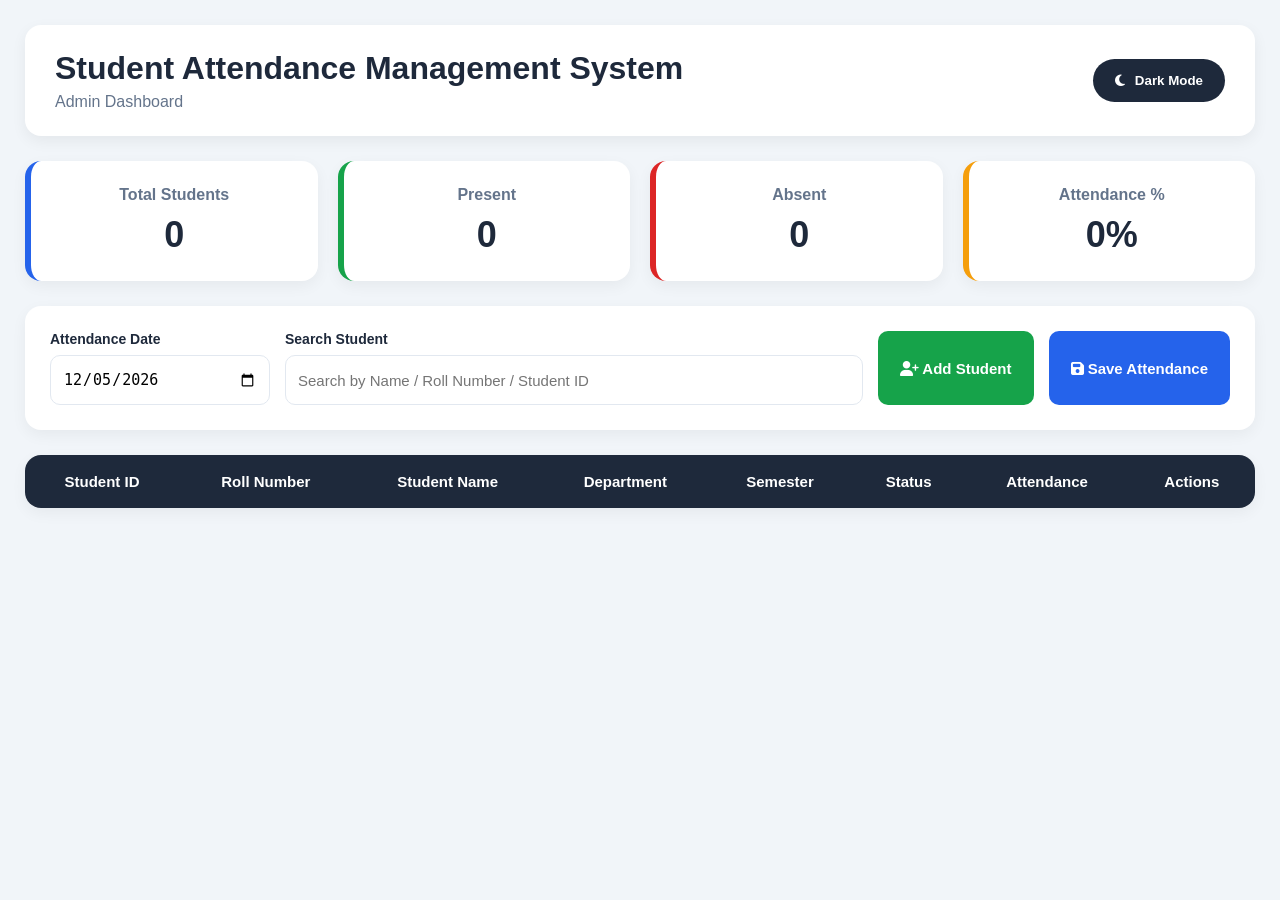
<file: Major Projects/Student Attendance Page/index.html>
<!DOCTYPE html>
<html lang="en">

<head>
    <meta charset="UTF-8">
    <meta name="viewport" content="width=device-width, initial-scale=1.0">
    <title>Student Attendance Management System</title>
    <link rel="stylesheet" href="css/style.css">
    <link href="https://cdnjs.cloudflare.com/ajax/libs/font-awesome/6.5.2/css/all.min.css" rel="stylesheet">
</head>

<body>
    <div class="container">
        <header class="header">
            <div>
                <h1>Student Attendance Management System</h1>
                <p>Admin Dashboard</p>
            </div>
            <button id="themeToggle" class="theme-toggle">
                <i class="fa-solid fa-moon"></i>
                <span>Dark Mode</span>
            </button>
        </header>
        <section class="dashboard">
            <div class="card total-card">
                <h3>Total Students</h3>
                <p id="totalStudents">0</p>
            </div>
            <div class="card present-card">
                <h3>Present</h3>
                <p id="presentCount">0</p>
            </div>
            <div class="card absent-card">
                <h3>Absent</h3>
                <p id="absentCount">0</p>
            </div>
            <div class="card percentage-card">
                <h3>Attendance %</h3>
                <p id="attendancePercentage">0%</p>
            </div>
        </section>
        <section class="control-panel">
            <div class="input-group">
                <label>Attendance Date</label>
                <input type="date" id="attendanceDate">
            </div>
            <div class="input-group">
                <label>Search Student</label>
                <input type="text" id="searchStudent" placeholder="Search by Name / Roll Number / Student ID">
            </div>
            <button id="openAddStudentModal" class="btn add-btn">
                <i class="fa-solid fa-user-plus"></i>
                Add Student
            </button>
            <button id="saveAttendanceBtn" class="btn save-btn">
                <i class="fa-solid fa-floppy-disk"></i>
                Save Attendance
            </button>
        </section>
        <section class="table-section">
            <table>
                <thead>
                    <tr>
                        <th>Student ID</th>
                        <th>Roll Number</th>
                        <th>Student Name</th>
                        <th>Department</th>
                        <th>Semester</th>
                        <th>Status</th>
                        <th>Attendance</th>
                        <th>Actions</th>
                    </tr>
                </thead>
                <tbody id="studentTableBody">
                </tbody>
            </table>
        </section>
    </div>
    <div class="modal" id="addStudentModal">
        <div class="modal-content">
            <div class="modal-header">
                <h2>Add Student</h2>
                <button class="close-modal" id="closeAddModal">
                    &times;
                </button>
            </div>
            <div class="modal-body">
                <div class="form-group">
                    <label>Student Name</label>
                    <input type="text" id="studentName">
                </div>
                <div class="form-group">
                    <label>Roll Number</label>
                    <input type="text" id="rollNumber">
                </div>
                <div class="form-group">
                    <label>Department</label>
                    <select id="department">
                        <option value="">Select Department</option>
                        <option>CSE</option>
                        <option>AI & DS</option>
                        <option>IT</option>
                        <option>ECE</option>
                        <option>EEE</option>
                        <option>ME</option>
                        <option>CE</option>
                    </select>
                </div>
                <div class="form-group">
                    <label>Semester</label>
                    <select id="semester">
                        <option value="">Select Semester</option>
                        <option>1</option>
                        <option>2</option>
                        <option>3</option>
                        <option>4</option>
                        <option>5</option>
                        <option>6</option>
                        <option>7</option>
                        <option>8</option>
                    </select>
                </div>
            </div>
            <div class="modal-footer">
                <button class="btn cancel-btn" id="cancelAddStudent">
                    Cancel
                </button>
                <button class="btn add-btn" id="saveStudentBtn">
                    Save Student
                </button>
            </div>
        </div>
    </div>
    <div class="modal" id="editStudentModal">
        <div class="modal-content">
            <div class="modal-header">
                <h2>Edit Student</h2>
                <button class="close-modal" id="closeEditModal">
                    &times;
                </button>
            </div>
            <div class="modal-body">
                <input type="hidden" id="editStudentId">
                <div class="form-group">
                    <label>Student Name</label>
                    <input type="text" id="editStudentName">
                </div>
                <div class="form-group">
                    <label>Roll Number</label>
                    <input type="text" id="editRollNumber">
                </div>
                <div class="form-group">
                    <label>Department</label>
                    <select id="editDepartment">
                        <option>CSE</option>
                        <option>AI & DS</option>
                        <option>IT</option>
                        <option>ECE</option>
                        <option>EEE</option>
                        <option>ME</option>
                        <option>CE</option>
                    </select>
                </div>
                <div class="form-group">
                    <label>Semester</label>
                    <select id="editSemester">
                        <option>I</option>
                        <option>II</option>
                        <option>III</option>
                        <option>IV</option>
                        <option>V</option>
                        <option>VI</option>
                        <option>VII</option>
                        <option>VIII</option>
                    </select>
                </div>
            </div>
            <div class="modal-footer">
                <button class="btn cancel-btn" id="cancelEditStudent">
                    Cancel
                </button>
                <button class="btn save-btn" id="updateStudentBtn">
                    Update Student
                </button>
            </div>
        </div>
    </div>
    <script src="js/script.js"></script>
</body>

</html>
</file>
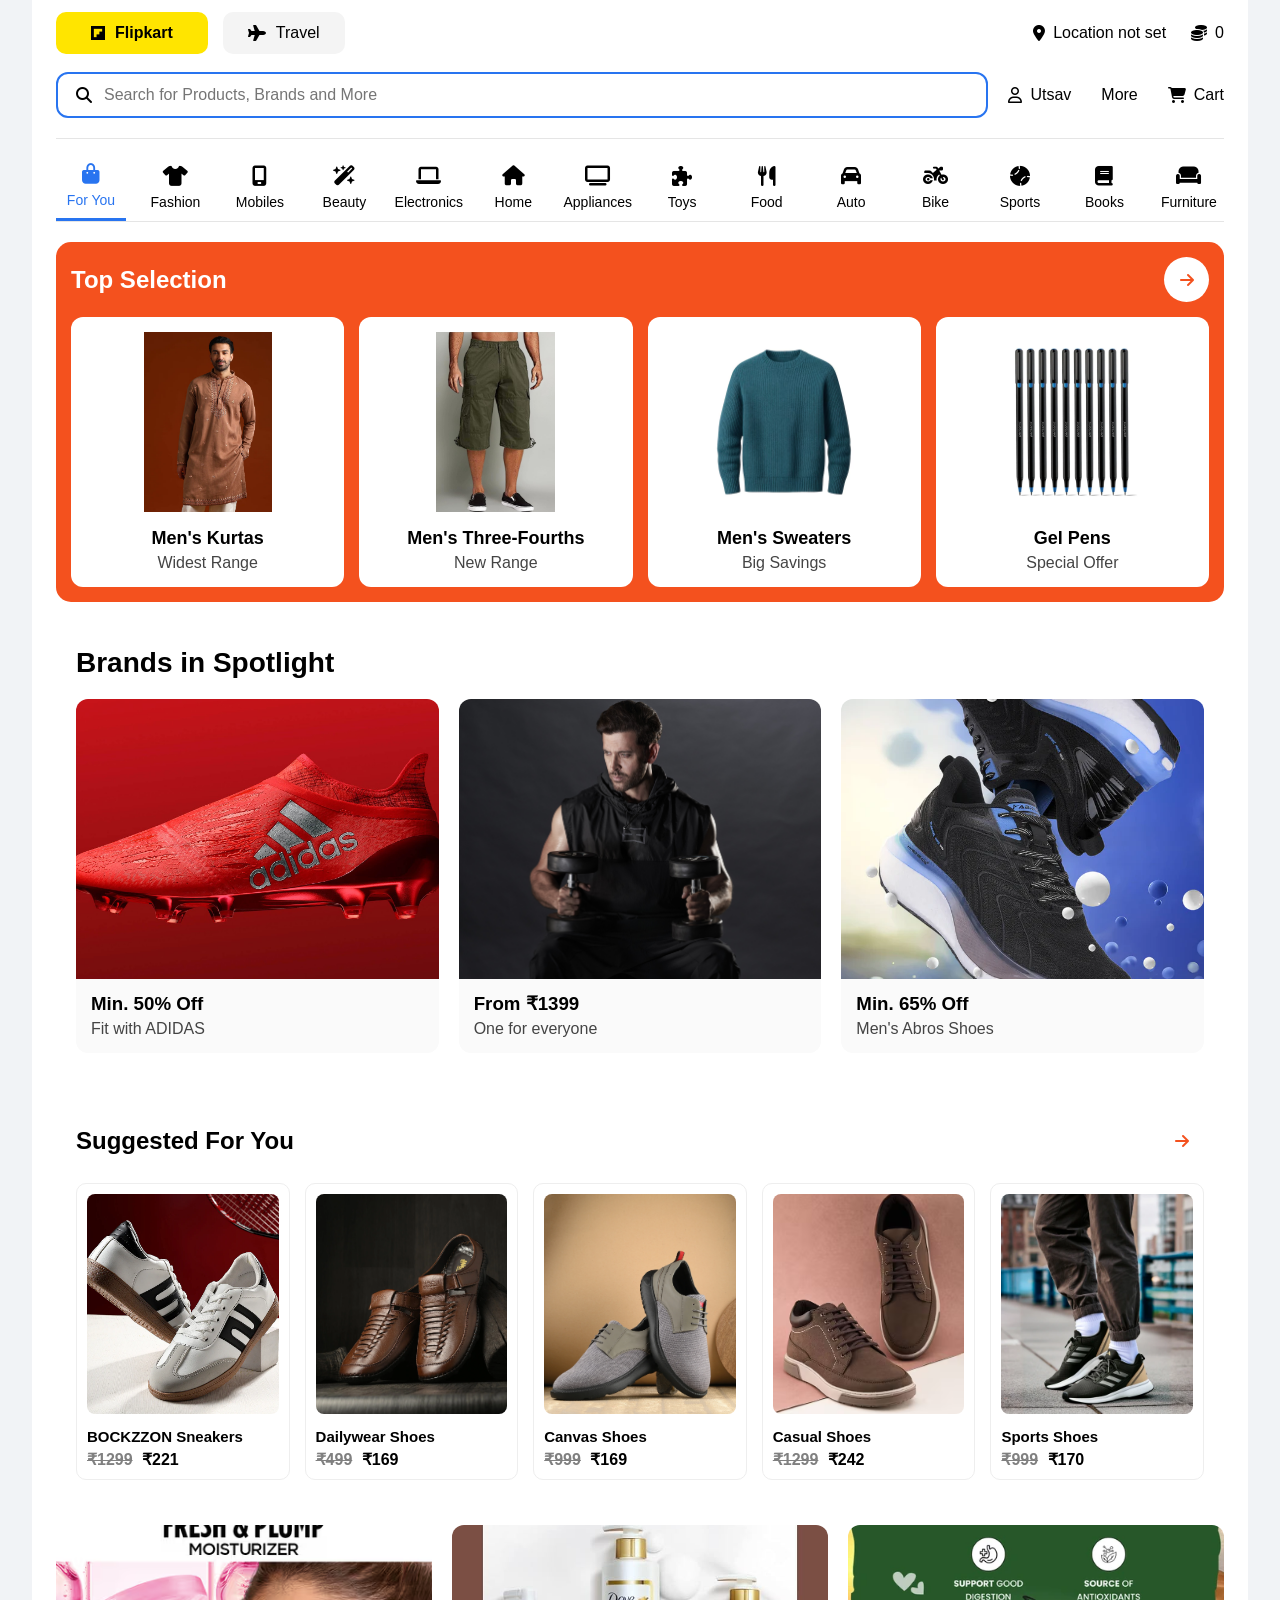
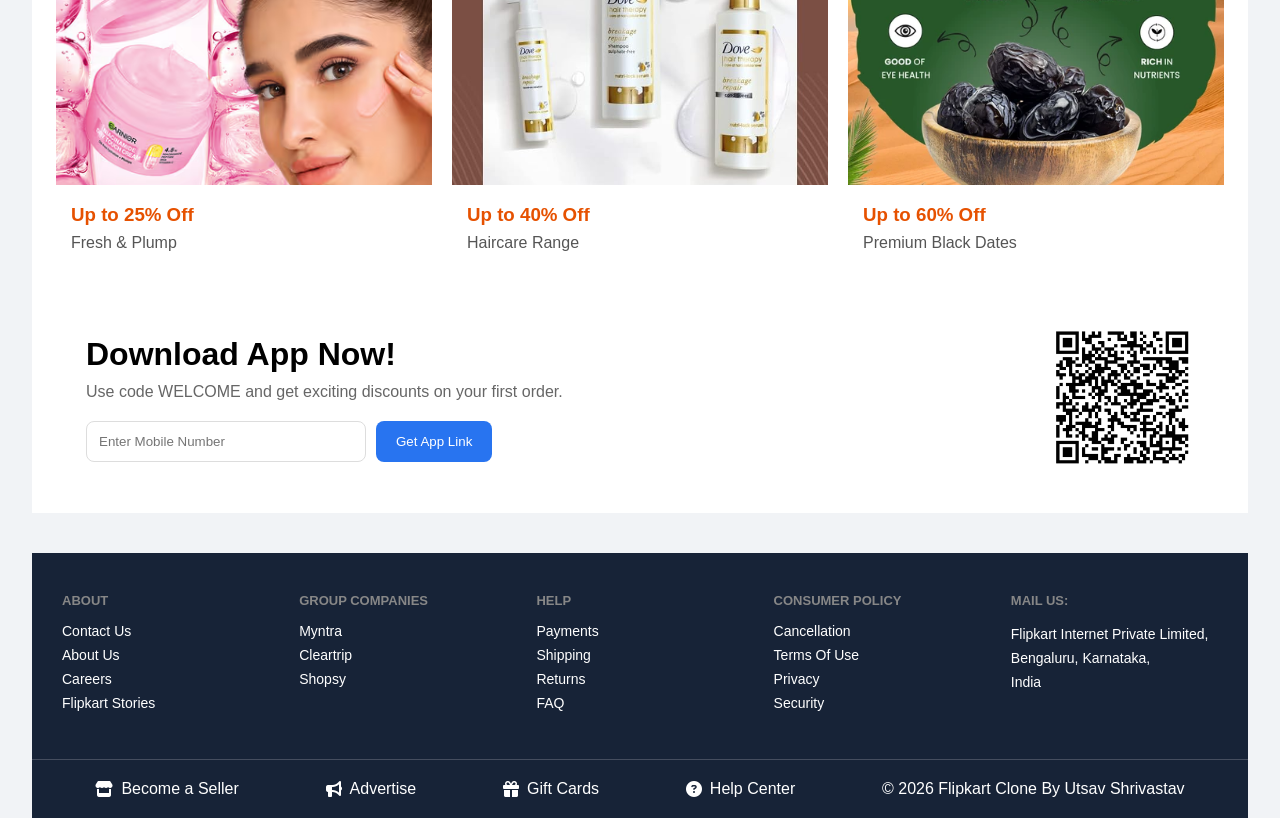
<file: Mini Projects/Flipkart-Clone/index.html>
<!DOCTYPE html>
<html lang="en">

<head>
    <meta charset="UTF-8">
    <meta name="viewport" content="width=device-width, initial-scale=1.0">
    <title>Flipkart Clone</title>

    <link rel="stylesheet" href="style.css">

    <!-- Font Awesome -->
    <link rel="stylesheet" href="https://cdnjs.cloudflare.com/ajax/libs/font-awesome/6.5.2/css/all.min.css">
</head>

<body>
    <div class="container">
        <header>

            <div class="top-header">

                <div class="left-section">

                    <div class="logo-box">
                        <i class="fa-brands fa-flipboard"></i>
                        <span>Flipkart</span>
                    </div>

                    <div class="travel-box">
                        <i class="fa-solid fa-plane"></i>
                        <span>Travel</span>
                    </div>

                </div>

                <div class="right-section">

                    <div class="location">
                        <i class="fa-solid fa-location-dot"></i>
                        <span>Location not set</span>
                    </div>

                    <div class="coin">
                        <i class="fa-solid fa-coins"></i>
                        <span>0</span>
                    </div>

                </div>

            </div>


            <div class="search-row">

                <div class="search-box">

                    <i class="fa-solid fa-magnifying-glass"></i>

                    <input type="text" placeholder="Search for Products, Brands and More">

                </div>

                <div class="header-icons">

                    <div>
                        <i class="fa-regular fa-user"></i>
                        <span>Utsav</span>
                    </div>

                    <div>
                        <span>More</span>
                    </div>

                    <div>
                        <i class="fa-solid fa-cart-shopping"></i>
                        <span>Cart</span>
                    </div>

                </div>

            </div>
            <nav class="category-nav">

                <div class="category active">
                    <i class="fa-solid fa-bag-shopping"></i>
                    <span>For You</span>
                </div>

                <div class="category">
                    <i class="fa-solid fa-shirt"></i>
                    <span>Fashion</span>
                </div>

                <div class="category">
                    <i class="fa-solid fa-mobile-screen"></i>
                    <span>Mobiles</span>
                </div>

                <div class="category">
                    <i class="fa-solid fa-wand-magic-sparkles"></i>
                    <span>Beauty</span>
                </div>

                <div class="category">
                    <i class="fa-solid fa-laptop"></i>
                    <span>Electronics</span>
                </div>

                <div class="category">
                    <i class="fa-solid fa-house"></i>
                    <span>Home</span>
                </div>

                <div class="category">
                    <i class="fa-solid fa-tv"></i>
                    <span>Appliances</span>
                </div>

                <div class="category">
                    <i class="fa-solid fa-puzzle-piece"></i>
                    <span>Toys</span>
                </div>

                <div class="category">
                    <i class="fa-solid fa-utensils"></i>
                    <span>Food</span>
                </div>

                <div class="category">
                    <i class="fa-solid fa-car"></i>
                    <span>Auto</span>
                </div>

                <div class="category">
                    <i class="fa-solid fa-motorcycle"></i>
                    <span>Bike</span>
                </div>

                <div class="category">
                    <i class="fa-solid fa-baseball"></i>
                    <span>Sports</span>
                </div>

                <div class="category">
                    <i class="fa-solid fa-book"></i>
                    <span>Books</span>
                </div>

                <div class="category">
                    <i class="fa-solid fa-couch"></i>
                    <span>Furniture</span>
                </div>

            </nav>
            <section class="top-selection">

                <div class="section-header">
                    <h2>Top Selection</h2>

                    <div class="arrow-btn">
                        <i class="fa-solid fa-arrow-right"></i>
                    </div>
                </div>

                <div class="product-row">

                    <div class="product-card">
                        <img src="assets/products/kurta.avif" alt="Kurta">
                        <h4>Men's Kurtas</h4>
                        <p>Widest Range</p>
                    </div>

                    <div class="product-card">
                        <img src="assets/products/34th.jpg" alt="3/4 Pants">
                        <h4>Men's Three-Fourths</h4>
                        <p>New Range</p>
                    </div>

                    <div class="product-card">
                        <img src="assets/products/sweater.avif" alt="Sweater">
                        <h4>Men's Sweaters</h4>
                        <p>Big Savings</p>
                    </div>

                    <div class="product-card">
                        <img src="assets/products/pens.webp" alt="Pens">
                        <h4>Gel Pens</h4>
                        <p>Special Offer</p>
                    </div>

                </div>

            </section>
            <section class="brands-section">

                <h2>Brands in Spotlight</h2>

                <div class="brands-grid">

                    <div class="brand-card">
                        <img src="assets/products/fit with adidas.jpg" alt="Fit with ADIDAS">
                        <h3>Min. 50% Off</h3>
                        <p>Fit with ADIDAS</p>
                    </div>

                    <div class="brand-card">
                        <img src="assets/products/hrx.jpeg" alt="HRX">
                        <h3>From ₹1399</h3>
                        <p>One for everyone</p>
                    </div>

                    <div class="brand-card">
                        <img src="assets/products/Men's Abros Shoes.webp" alt="Men's Abros Shoes">
                        <h3>Min. 65% Off</h3>
                        <p>Men's Abros Shoes</p>
                    </div>

                </div>

            </section>
            <section class="suggested-section">

                <div class="suggested-header">
                    <h2>Suggested For You</h2>

                    <div class="arrow-btn">
                        <i class="fa-solid fa-arrow-right"></i>
                    </div>
                </div>

                <div class="suggested-grid">

                    <div class="suggested-card">
                        <img src="assets/products/sneakers.webp" alt="">
                        <h4>BOCKZZON Sneakers</h4>
                        <p><del>₹1299</del> ₹221</p>
                    </div>

                    <div class="suggested-card">
                        <img src="assets/products/dailywear.webp" alt="">
                        <h4>Dailywear Shoes</h4>
                        <p><del>₹499</del> ₹169</p>
                    </div>

                    <div class="suggested-card">
                        <img src="assets/products/hitz shoes.webp" alt="">
                        <h4>Canvas Shoes</h4>
                        <p><del>₹999</del> ₹169</p>
                    </div>

                    <div class="suggested-card">
                        <img src="assets/products/casual shoes.avif" alt="">
                        <h4>Casual Shoes</h4>
                        <p><del>₹1299</del> ₹242</p>
                    </div>

                    <div class="suggested-card">
                        <img src="assets/products/sport shoes.webp" alt="">
                        <h4>Sports Shoes</h4>
                        <p><del>₹999</del> ₹170</p>
                    </div>

                </div>
            </section>
            <section class="offer-section">

                <div class="offer-card">
                    <img src="assets/products/upto25.avif" alt="">
                    <div class="offer-content">
                        <h3>Up to 25% Off</h3>
                        <p>Fresh & Plump</p>
                    </div>
                </div>

                <div class="offer-card">
                    <img src="assets/products/upto40.jpg" alt="">
                    <div class="offer-content">
                        <h3>Up to 40% Off</h3>
                        <p>Haircare Range</p>
                    </div>
                </div>

                <div class="offer-card">
                    <img src="assets/products/uto 60.webp" alt="">
                    <div class="offer-content">
                        <h3>Up to 60% Off</h3>
                        <p>Premium Black Dates</p>
                    </div>
                </div>

            </section>
            <section class="download-app">

                <div class="download-left">

                    <h2>Download App Now!</h2>

                    <p>
                        Use code WELCOME and get exciting discounts on your first order.
                    </p>

                    <div class="app-form">

                        <input type="text" placeholder="Enter Mobile Number">

                        <button>Get App Link</button>

                    </div>

                </div>

                <div class="download-right">

                    <img src="assets/products/qr.png" alt="QR Code">

                </div>
            </section>

        </header>
        <footer class="footer">

            <div class="footer-top">

                <div class="footer-column">
                    <h4>ABOUT</h4>
                    <a href="#">Contact Us</a>
                    <a href="#">About Us</a>
                    <a href="#">Careers</a>
                    <a href="#">Flipkart Stories</a>
                </div>

                <div class="footer-column">
                    <h4>GROUP COMPANIES</h4>
                    <a href="#">Myntra</a>
                    <a href="#">Cleartrip</a>
                    <a href="#">Shopsy</a>
                </div>

                <div class="footer-column">
                    <h4>HELP</h4>
                    <a href="#">Payments</a>
                    <a href="#">Shipping</a>
                    <a href="#">Returns</a>
                    <a href="#">FAQ</a>
                </div>

                <div class="footer-column">
                    <h4>CONSUMER POLICY</h4>
                    <a href="#">Cancellation</a>
                    <a href="#">Terms Of Use</a>
                    <a href="#">Privacy</a>
                    <a href="#">Security</a>
                </div>

                <div class="footer-column">
                    <h4>MAIL US:</h4>

                    <p>
                        Flipkart Internet Private Limited,<br>
                        Bengaluru, Karnataka,<br>
                        India
                    </p>
                </div>

            </div>

            <div class="footer-bottom">

                <span>
                    <i class="fa-solid fa-store"></i>
                    Become a Seller
                </span>

                <span>
                    <i class="fa-solid fa-bullhorn"></i>
                    Advertise
                </span>

                <span>
                    <i class="fa-solid fa-gift"></i>
                    Gift Cards
                </span>

                <span>
                    <i class="fa-solid fa-circle-question"></i>
                    Help Center
                </span>

                <span>© 2026 Flipkart Clone By Utsav Shrivastav</span>

            </div>

        </footer>
    </div>
</body>

</html>
</file>
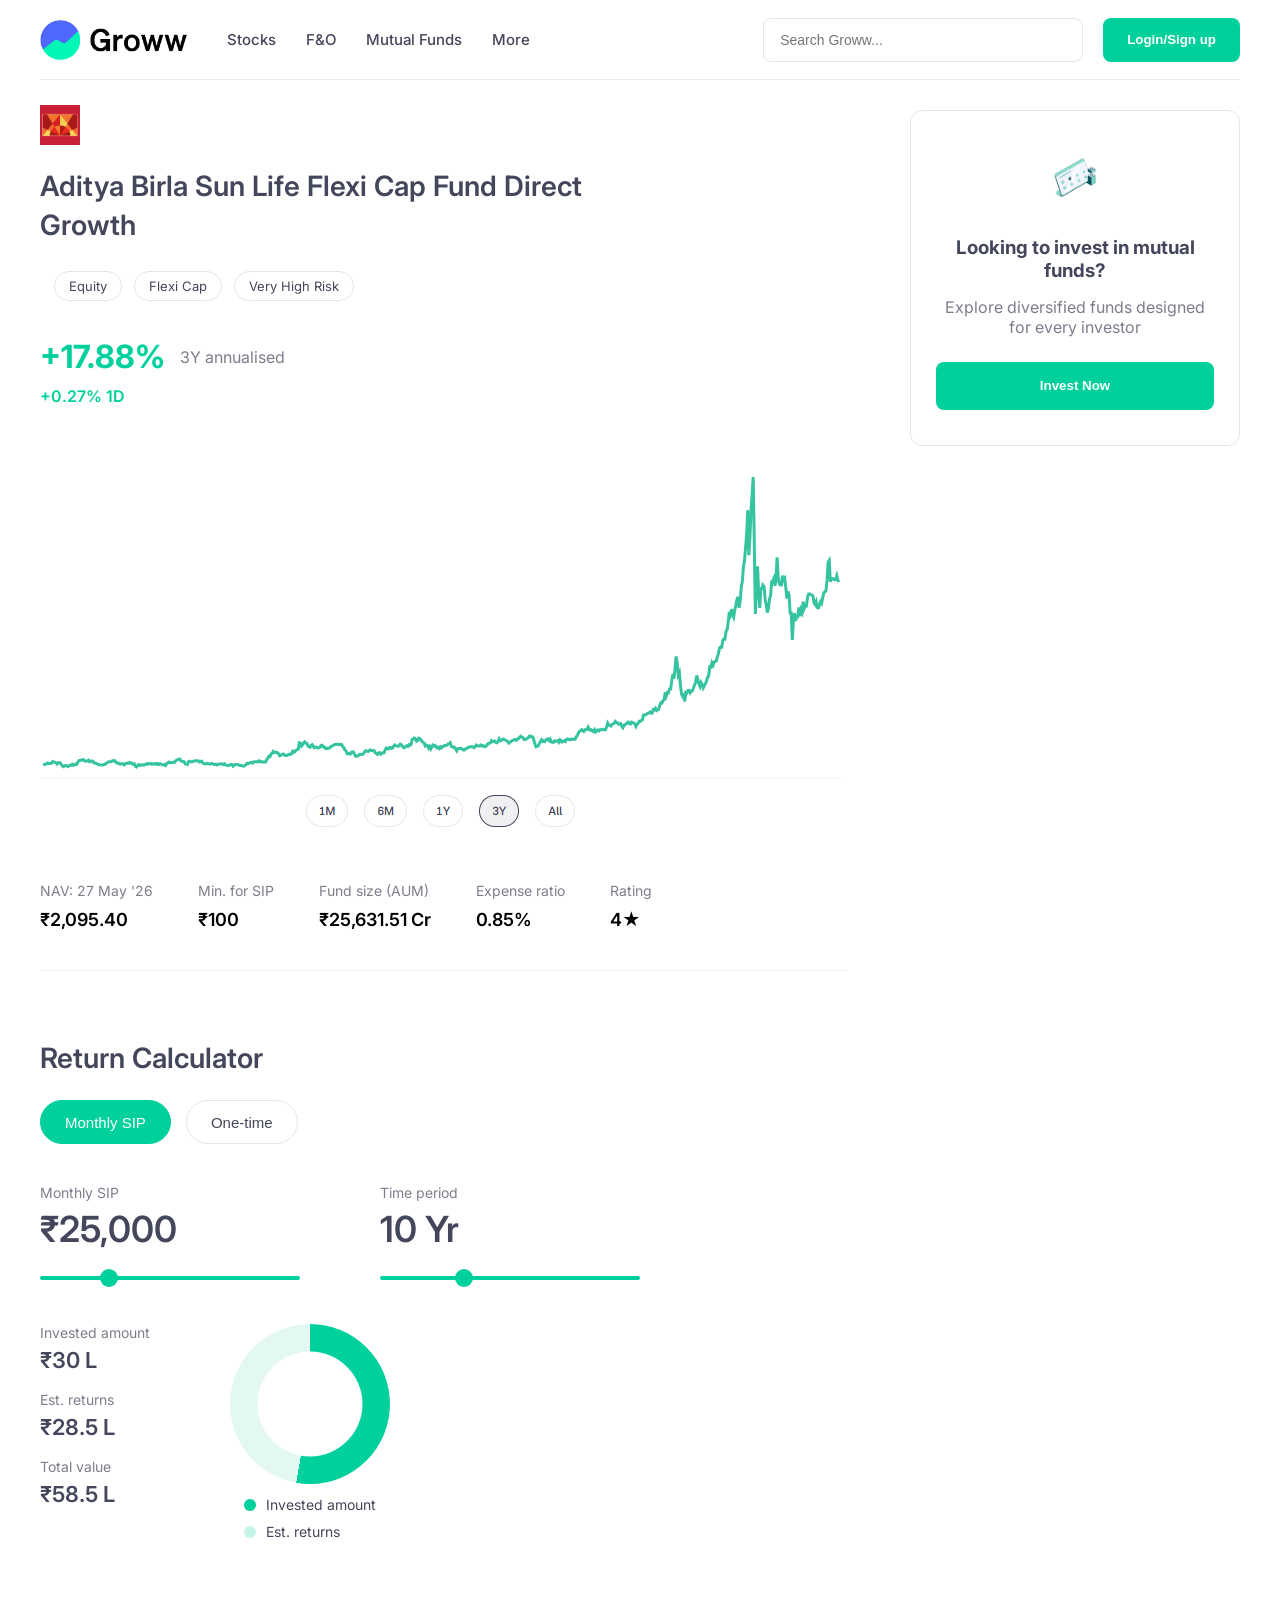
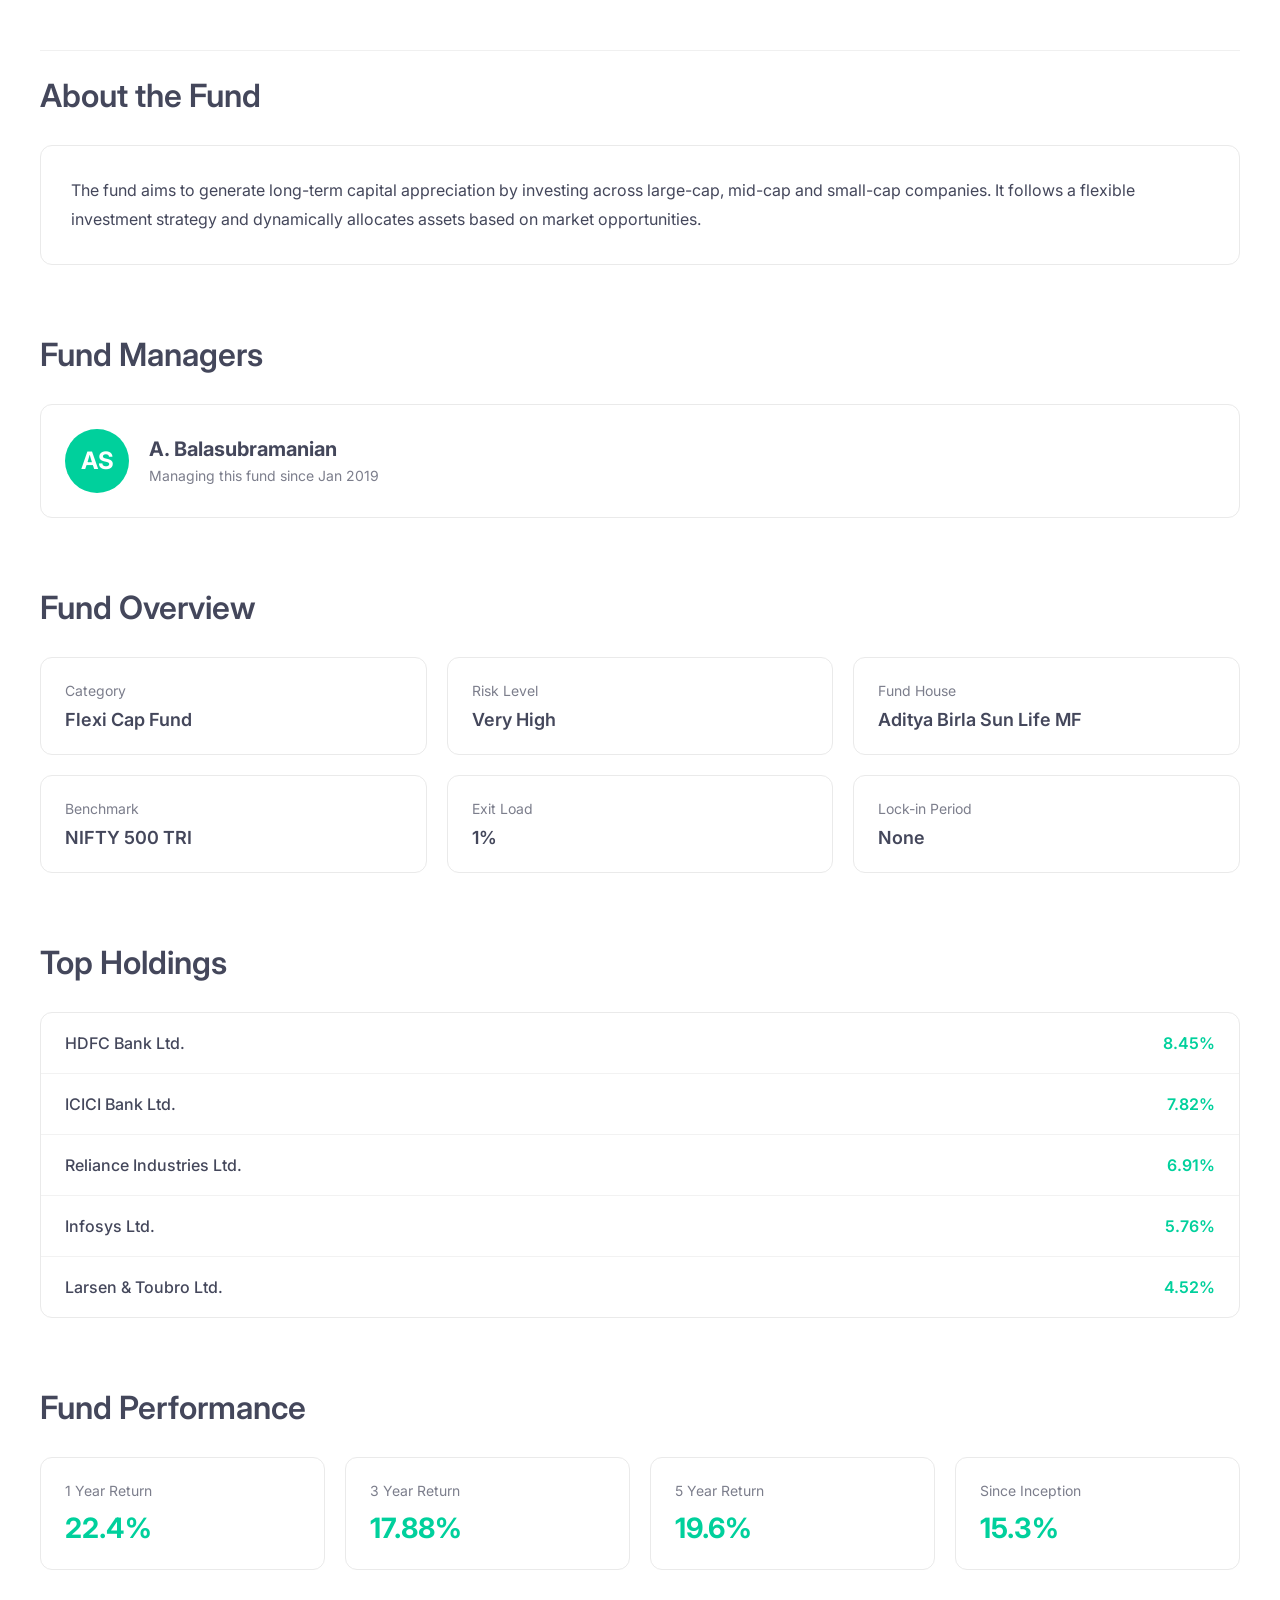
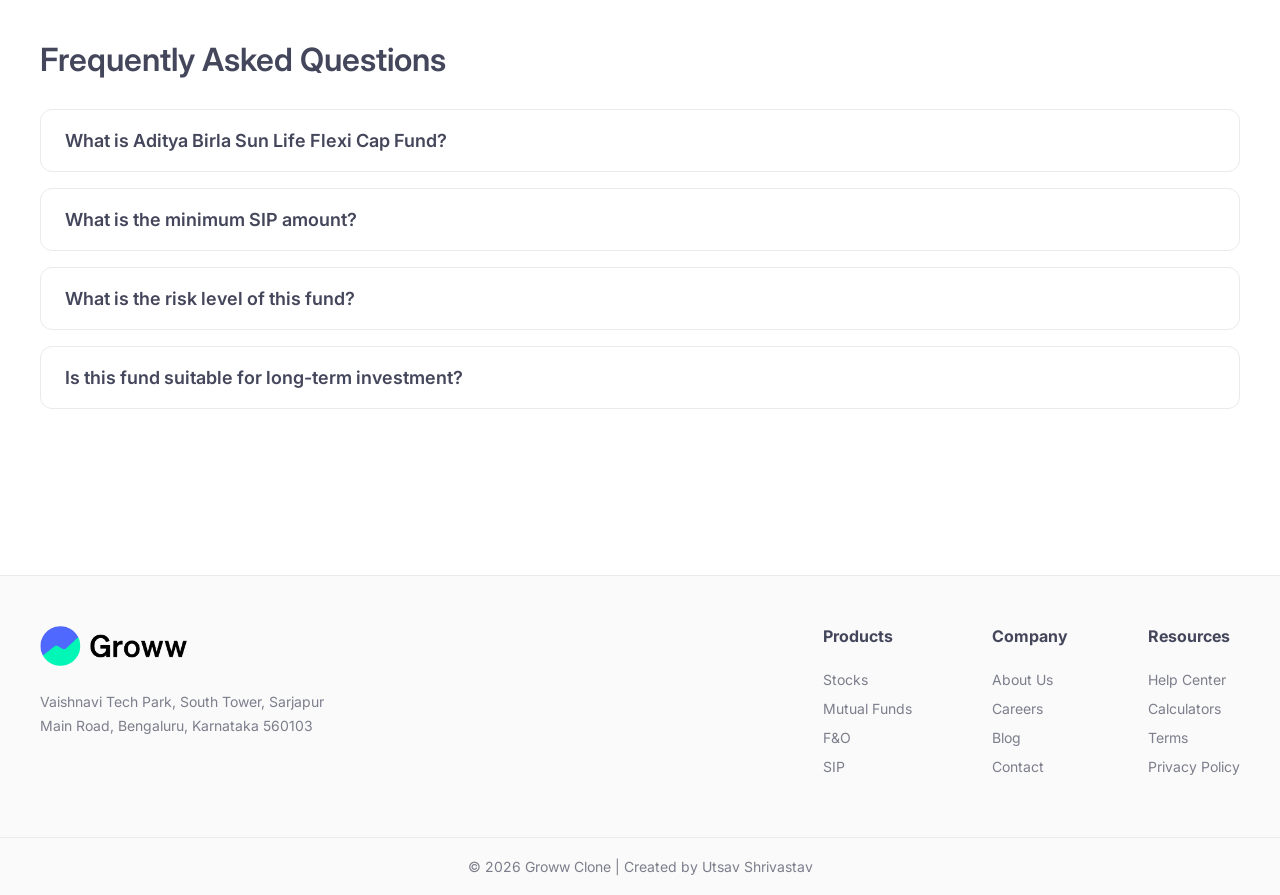
<file: Mini Projects/Grow-Mutual-Fund-Clone/index.html>
<!doctype html>
<html lang="en">

<head>
    <meta charset="UTF-8" />
    <meta name="viewport" content="width=device-width, initial-scale=1.0" />
    <title>Groww Mutual Fund Clone</title>
    <link rel="stylesheet" href="style.css" />
    <link rel="preconnect" href="https://fonts.googleapis.com">
    <link rel="preconnect" href="https://fonts.gstatic.com" crossorigin>

    <link href="https://fonts.googleapis.com/css2?family=Inter:wght@400;500;600;700&display=swap" rel="stylesheet">
</head>

<body>
    <header class="navbar">
        <div class="nav-left">
            <img src="./assets/images/groww_logo.webp" alt="Groww Logo" class="logo" />

            <nav class="nav-links">
                <a href="#">Stocks</a>
                <a href="#">F&O</a>
                <a href="#">Mutual Funds</a>
                <a href="#">More</a>
            </nav>
        </div>

        <div class="nav-right">
            <input type="text" placeholder="Search Groww..." />

            <button>Login/Sign up</button>
        </div>
    </header>

    <main class="container">
        <section class="hero">
            <div class="hero-left">
                <img src="./assets/images/birla_groww.webp" alt="Fund Logo" class="fund-logo" />

                <h1>Aditya Birla Sun Life Flexi Cap Fund Direct Growth</h1>

                <div class="fund-tags">
                    <span>Equity</span>
                    <span>Flexi Cap</span>
                    <span>Very High Risk</span>
                </div>

                <div class="returns">
                    <h2>+17.88%</h2>

                    <span>3Y annualised</span>
                </div>

                <p class="daily-return">+0.27% 1D</p>

                <div class="graph-container">
                    <img src="./assets/images/graph image.png" alt="Fund Graph" class="graph-image">
                </div>
                <div class="fund-stats">

                    <div class="stat-box">
                        <p>NAV: 27 May '26</p>
                        <h4>₹2,095.40</h4>
                    </div>

                    <div class="stat-box">
                        <p>Min. for SIP</p>
                        <h4>₹100</h4>
                    </div>

                    <div class="stat-box">
                        <p>Fund size (AUM)</p>
                        <h4>₹25,631.51 Cr</h4>
                    </div>

                    <div class="stat-box">
                        <p>Expense ratio</p>
                        <h4>0.85%</h4>
                    </div>

                    <div class="stat-box">
                        <p>Rating</p>
                        <h4>4★</h4>
                    </div>

                </div>
            </div>

            <div class="hero-right">
                <div class="invest-card">

                    <img src="./assets/images/invest logo.png" alt="Invest" class="invest-icon">

                    <h3>Looking to invest in mutual funds?</h3>

                    <p>Explore diversified funds designed for every investor</p>

                    <button>Invest Now</button>

                </div>
            </div>
        </section>

        <section class="return-calculator">
            <h2>Return Calculator</h2>
            <div class="calculator-tabs">
                <button class="active-tab">Monthly SIP</button>
                <button>One-time</button>
            </div>
            <div class="calculator-content">
                <div class="input-block">
                    <label>Monthly SIP</label>
                    <h3>₹25,000</h3>

                    <input type="range" min="500" max="100000" value="25000" class="slider">
                </div>

                <div class="input-block">
                    <label>Time period</label>
                    <h3>10 Yr</h3>

                    <input type="range" min="1" max="30" value="10" class="slider">
                </div>
            </div>
            <div class="result-section">

                <div class="result-left">

                    <div class="result-item">
                        <p>Invested amount</p>
                        <h4>₹30 L</h4>
                    </div>

                    <div class="result-item">
                        <p>Est. returns</p>
                        <h4>₹28.5 L</h4>
                    </div>

                    <div class="result-item">
                        <p>Total value</p>
                        <h4>₹58.5 L</h4>
                    </div>

                </div>

                <div class="result-right">

                    <div class="donut-placeholder"></div>

                    <div class="chart-legend">

                        <div class="legend-item">
                            <span class="green-dot"></span>
                            <p>Invested amount</p>
                        </div>

                        <div class="legend-item">
                            <span class="light-dot"></span>
                            <p>Est. returns</p>
                        </div>

                    </div>

                </div>

            </div>
        </section>
        <section class="fund-details">

            <h2>About the Fund</h2>

            <div class="about-card">

                <p>
                    The fund aims to generate long-term capital appreciation by
                    investing across large-cap, mid-cap and small-cap companies.
                    It follows a flexible investment strategy and dynamically
                    allocates assets based on market opportunities.
                </p>

            </div>
        </section>
        <section class="fund-managers">

            <h2>Fund Managers</h2>

            <div class="manager-card">

                <div class="manager-avatar">
                    AS
                </div>

                <div class="manager-info">
                    <h3>A. Balasubramanian</h3>
                    <p>Managing this fund since Jan 2019</p>
                </div>

            </div>
        </section>
        <section class="fund-overview">

            <h2>Fund Overview</h2>

            <div class="overview-grid">

                <div class="overview-item">
                    <p>Category</p>
                    <h4>Flexi Cap Fund</h4>
                </div>

                <div class="overview-item">
                    <p>Risk Level</p>
                    <h4>Very High</h4>
                </div>

                <div class="overview-item">
                    <p>Fund House</p>
                    <h4>Aditya Birla Sun Life MF</h4>
                </div>

                <div class="overview-item">
                    <p>Benchmark</p>
                    <h4>NIFTY 500 TRI</h4>
                </div>

                <div class="overview-item">
                    <p>Exit Load</p>
                    <h4>1%</h4>
                </div>

                <div class="overview-item">
                    <p>Lock-in Period</p>
                    <h4>None</h4>
                </div>
            </div>
        </section>
        <section class="top-holdings">

            <h2>Top Holdings</h2>

            <div class="holdings-card">

                <div class="holding-row">
                    <span>HDFC Bank Ltd.</span>
                    <span class="holding-percentage">8.45%</span>
                </div>

                <div class="holding-row">
                    <span>ICICI Bank Ltd.</span>
                    <span class="holding-percentage">7.82%</span>
                </div>

                <div class="holding-row">
                    <span>Reliance Industries Ltd.</span>
                    <span class="holding-percentage">6.91%</span>
                </div>

                <div class="holding-row">
                    <span>Infosys Ltd.</span>
                    <span class="holding-percentage">5.76%</span>
                </div>

                <div class="holding-row">
                    <span>Larsen & Toubro Ltd.</span>
                    <span class="holding-percentage">4.52%</span>
                </div>

            </div>

        </section>
        <section class="fund-performance">

            <h2>Fund Performance</h2>

            <div class="performance-grid">

                <div class="performance-card">
                    <p>1 Year Return</p>
                    <h3>22.4%</h3>
                </div>

                <div class="performance-card">
                    <p>3 Year Return</p>
                    <h3>17.88%</h3>
                </div>

                <div class="performance-card">
                    <p>5 Year Return</p>
                    <h3>19.6%</h3>
                </div>

                <div class="performance-card">
                    <p>Since Inception</p>
                    <h3>15.3%</h3>
                </div>

            </div>
        </section>
        <section class="faq-section">

            <h2>Frequently Asked Questions</h2>

            <div class="faq-container">

                <details class="faq-item">
                    <summary>What is Aditya Birla Sun Life Flexi Cap Fund?</summary>
                    <p>
                        It is an equity mutual fund that invests across large-cap,
                        mid-cap and small-cap companies to generate long-term
                        capital appreciation.
                    </p>
                </details>

                <details class="faq-item">
                    <summary>What is the minimum SIP amount?</summary>
                    <p>
                        The minimum SIP amount for this fund is ₹100.
                    </p>
                </details>

                <details class="faq-item">
                    <summary>What is the risk level of this fund?</summary>
                    <p>
                        This fund falls under the Very High Risk category.
                    </p>
                </details>

                <details class="faq-item">
                    <summary>Is this fund suitable for long-term investment?</summary>
                    <p>
                        Yes. Flexi-cap funds are generally considered suitable for
                        investors with a long-term investment horizon.
                    </p>
                </details>

            </div>

        </section>
    </main>
    <footer class="footer">

        <div class="footer-container">

            <div class="footer-brand">
                <img src="./assets/images/groww_logo.webp" alt="Groww Logo">

                <p>
                    Vaishnavi Tech Park, South Tower,
                    Sarjapur Main Road, Bengaluru, Karnataka 560103
                </p>
            </div>

            <div class="footer-links">

                <div class="footer-column">
                    <h4>Products</h4>
                    <a href="#">Stocks</a>
                    <a href="#">Mutual Funds</a>
                    <a href="#">F&O</a>
                    <a href="#">SIP</a>
                </div>

                <div class="footer-column">
                    <h4>Company</h4>
                    <a href="#">About Us</a>
                    <a href="#">Careers</a>
                    <a href="#">Blog</a>
                    <a href="#">Contact</a>
                </div>

                <div class="footer-column">
                    <h4>Resources</h4>
                    <a href="#">Help Center</a>
                    <a href="#">Calculators</a>
                    <a href="#">Terms</a>
                    <a href="#">Privacy Policy</a>
                </div>

            </div>

        </div>

        <div class="footer-bottom">
            © 2026 Groww Clone | Created by Utsav Shrivastav
        </div>

    </footer>
</body>

</html>
</file>
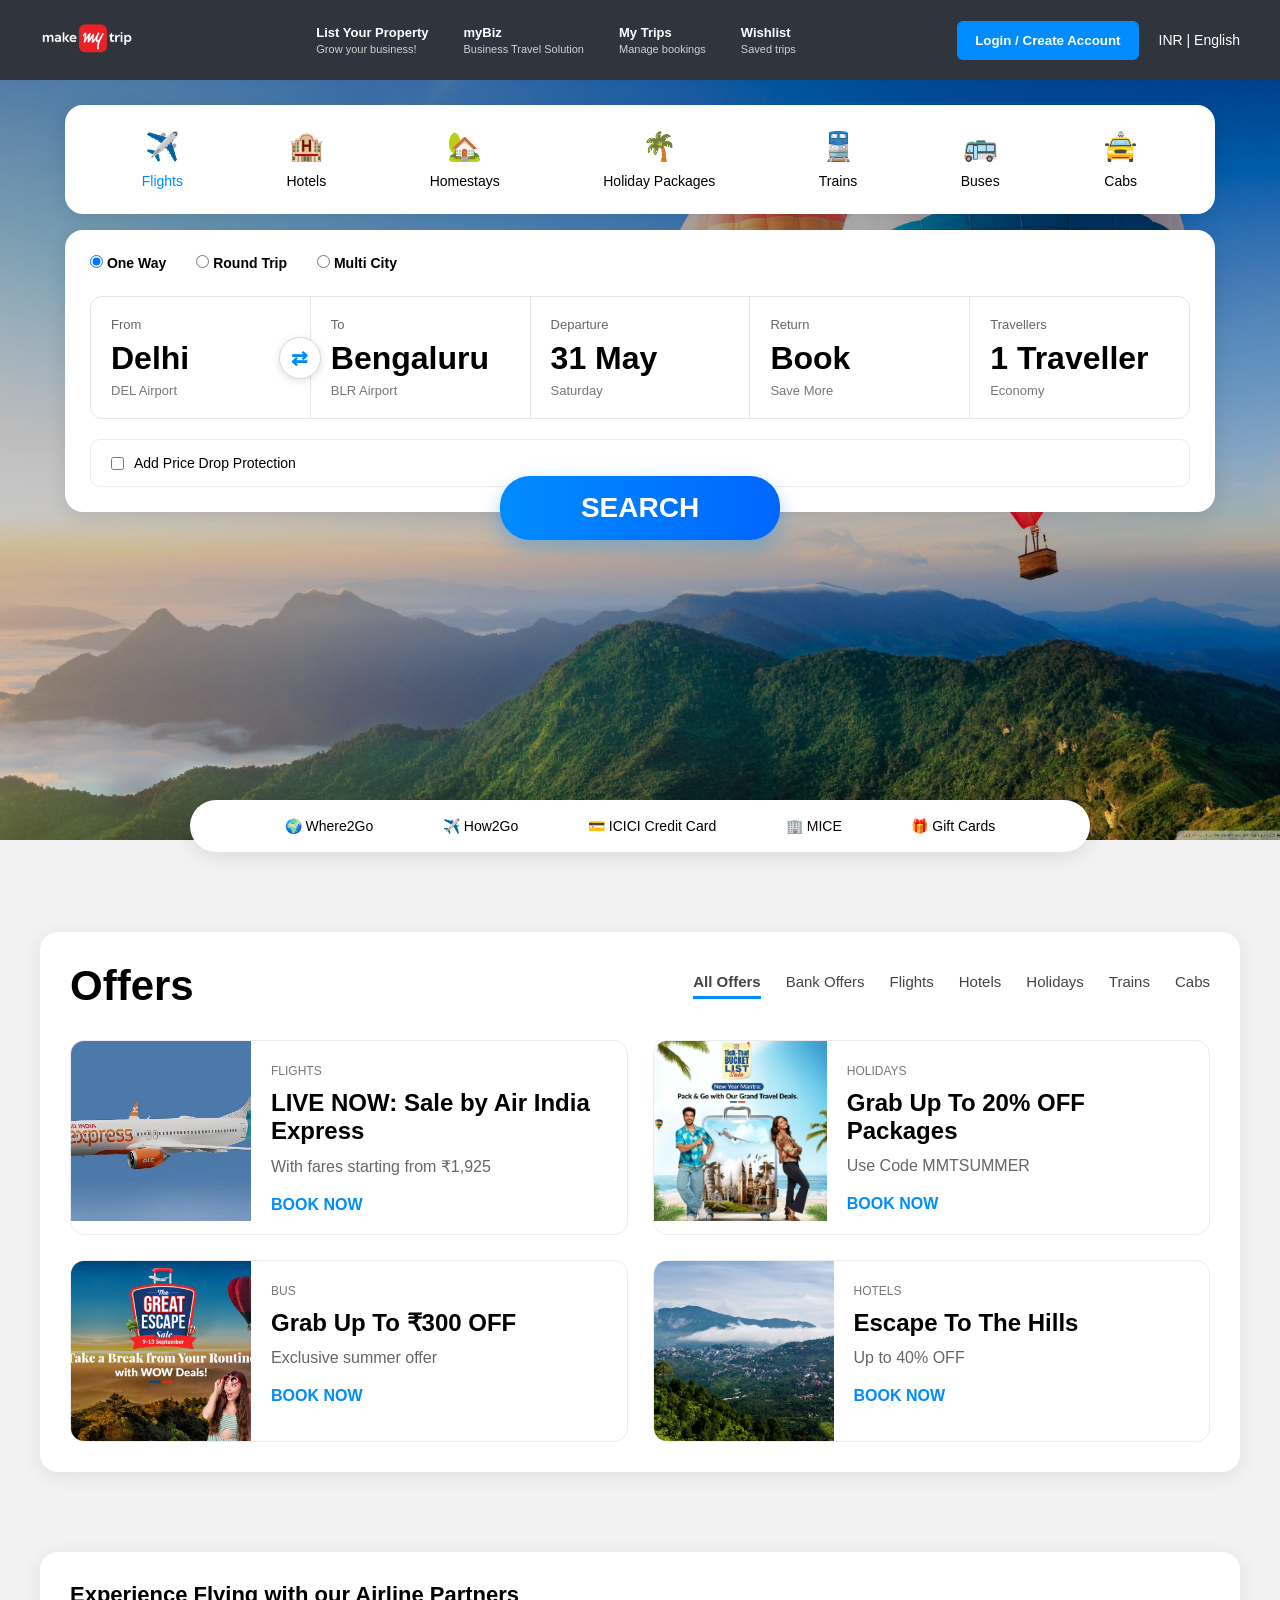
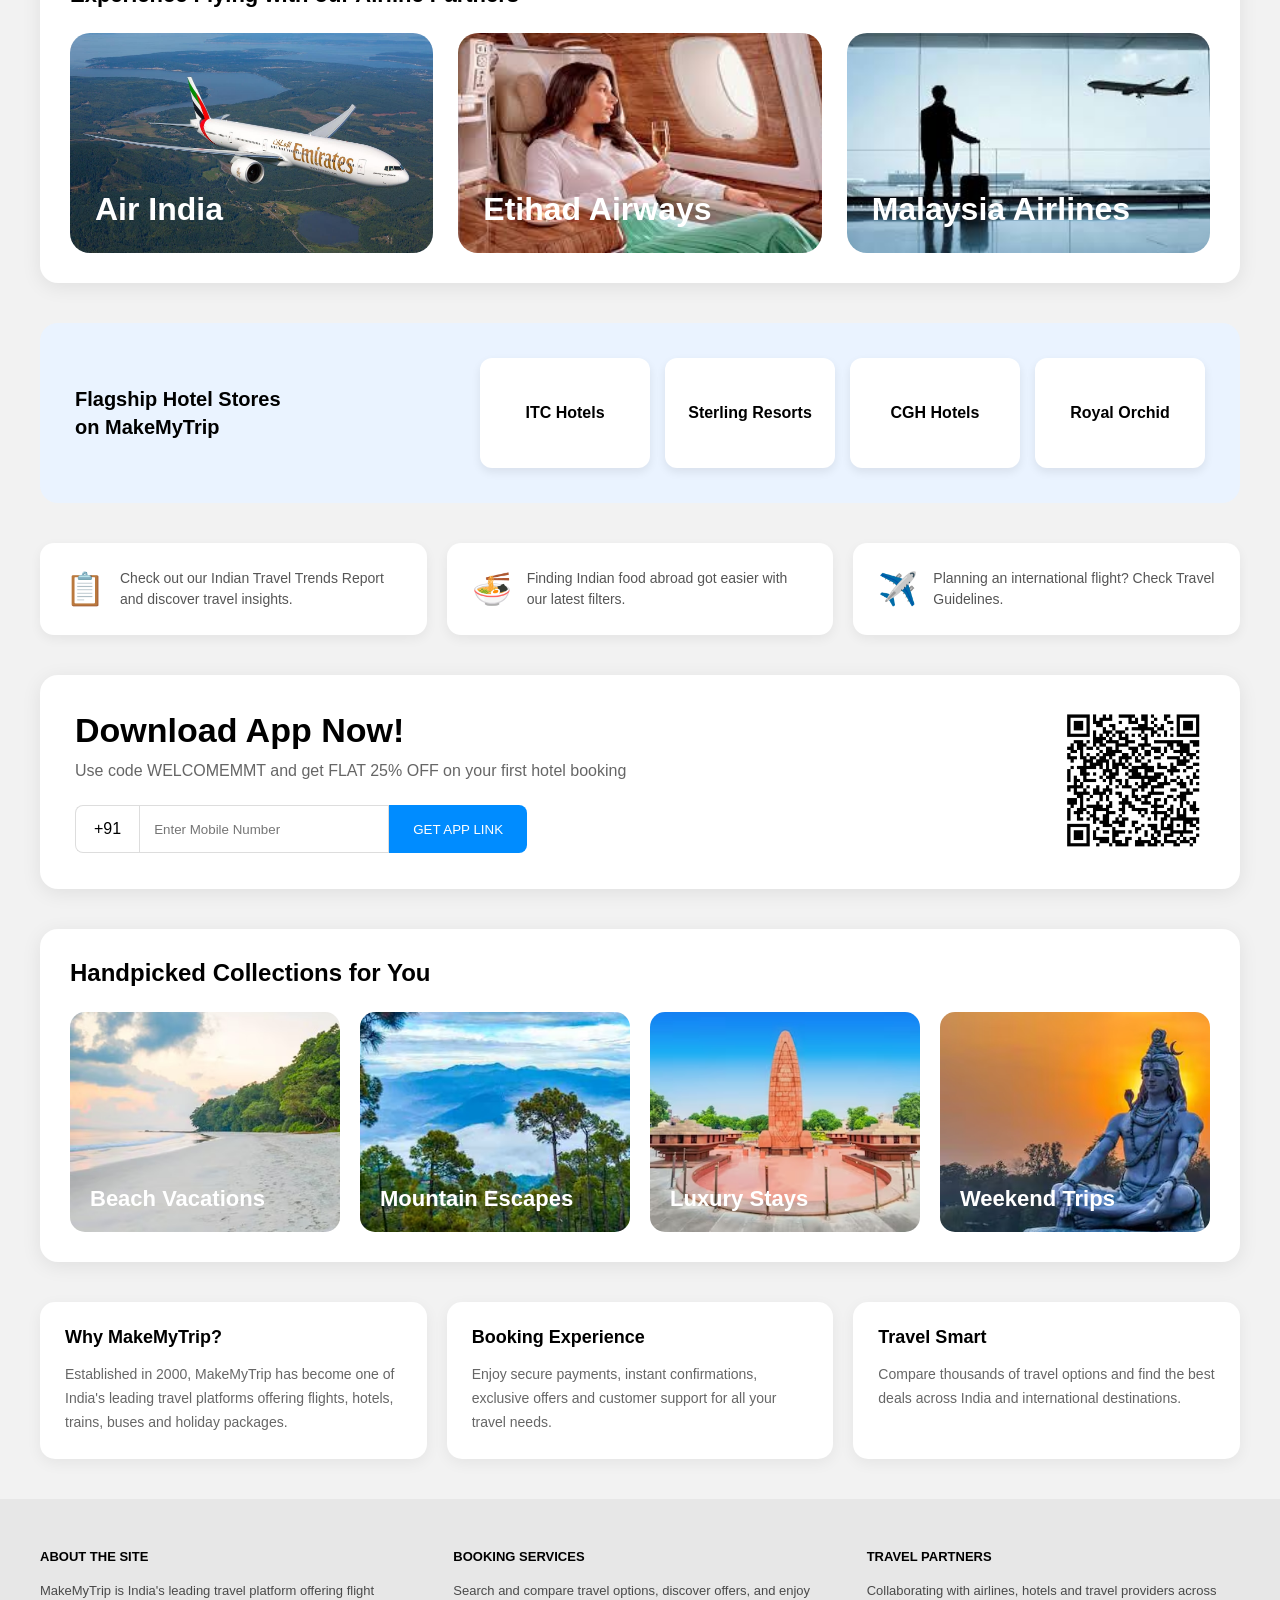
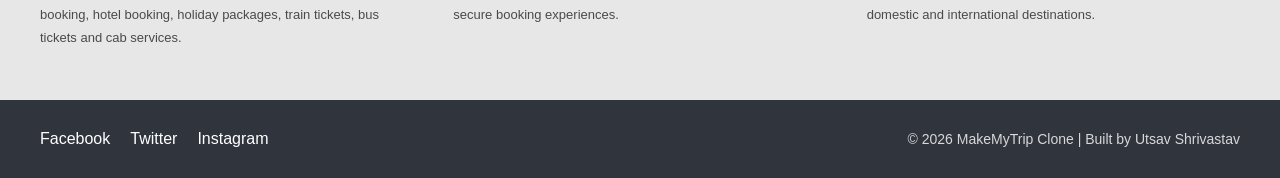
<file: Mini Projects/MakeMyTrip-Clone/index.html>
<!DOCTYPE html>
<html lang="en">

<head>
    <meta charset="UTF-8">
    <meta name="viewport" content="width=device-width, initial-scale=1.0">

    <title>MakeMyTrip Clone</title>

    <link rel="stylesheet" href="style.css">
</head>

<body>

    <!-- Navbar -->
    <header class="navbar">

        <div class="nav-left">

            <img src="./assets/logos/makemytrip logo.avif" alt="MakeMyTrip Logo" class="logo">

        </div>

        <div class="nav-center">

            <div class="nav-item">
                <h4>List Your Property</h4>
                <p>Grow your business!</p>
            </div>

            <div class="nav-item">
                <h4>myBiz</h4>
                <p>Business Travel Solution</p>
            </div>

            <div class="nav-item">
                <h4>My Trips</h4>
                <p>Manage bookings</p>
            </div>

            <div class="nav-item">
                <h4>Wishlist</h4>
                <p>Saved trips</p>
            </div>

        </div>

        <div class="nav-right">

            <button class="login-btn">
                Login / Create Account
            </button>

            <div class="currency">
                INR | English
            </div>

        </div>

    </header>
    <section class="hero">

        <div class="service-card">

            <div class="service-item active-service">
                <p>✈️</p>
                <span>Flights</span>
            </div>

            <div class="service-item">
                <p>🏨</p>
                <span>Hotels</span>
            </div>

            <div class="service-item">
                <p>🏡</p>
                <span>Homestays</span>
            </div>

            <div class="service-item">
                <p>🌴</p>
                <span>Holiday Packages</span>
            </div>

            <div class="service-item">
                <p>🚆</p>
                <span>Trains</span>
            </div>

            <div class="service-item">
                <p>🚌</p>
                <span>Buses</span>
            </div>

            <div class="service-item">
                <p>🚖</p>
                <span>Cabs</span>
            </div>

        </div>
        <div class="search-box">

            <div class="trip-types">

                <label>
                    <input type="radio" checked>
                    One Way
                </label>

                <label>
                    <input type="radio">
                    Round Trip
                </label>

                <label>
                    <input type="radio">
                    Multi City
                </label>

            </div>

            <div class="flight-search">

                <div class="search-item">
                    <p>From</p>
                    <h2>Delhi</h2>
                    <span>DEL Airport</span>
                </div>

                <div class="swap-btn">
                    ⇄
                </div>

                <div class="search-item">
                    <p>To</p>
                    <h2>Bengaluru</h2>
                    <span>BLR Airport</span>
                </div>

                <div class="search-item">
                    <p>Departure</p>
                    <h2>31 May</h2>
                    <span>Saturday</span>
                </div>

                <div class="search-item">
                    <p>Return</p>
                    <h2>Book</h2>
                    <span>Save More</span>
                </div>

                <div class="search-item">
                    <p>Travellers</p>
                    <h2>1 Traveller</h2>
                    <span>Economy</span>
                </div>

            </div>
            <div class="price-protection">

                <input type="checkbox">

                <span>
                    Add Price Drop Protection
                </span>

            </div>
            <button class="search-btn">
                SEARCH
            </button>

        </div>

    </section>
    <section class="explore-section">

        <div class="explore-bar">

            <div class="explore-item">
                🌍 Where2Go
            </div>

            <div class="explore-item">
                ✈️ How2Go
            </div>

            <div class="explore-item">
                💳 ICICI Credit Card
            </div>

            <div class="explore-item">
                🏢 MICE
            </div>

            <div class="explore-item">
                🎁 Gift Cards
            </div>

        </div>

    </section>
    <section class="offers-section">

        <div class="offers-container">

            <div class="offers-header">

                <h2>Offers</h2>

                <div class="offer-tabs">

                    <span class="active-tab">All Offers</span>
                    <span>Bank Offers</span>
                    <span>Flights</span>
                    <span>Hotels</span>
                    <span>Holidays</span>
                    <span>Trains</span>
                    <span>Cabs</span>

                </div>

            </div>

            <div class="offers-grid">

                <div class="offer-card">

                    <img src="./assets/images/o1.webp" alt="">

                    <div class="offer-content">

                        <small>FLIGHTS</small>

                        <h3>
                            LIVE NOW: Sale by Air India Express
                        </h3>

                        <p>
                            With fares starting from ₹1,925
                        </p>

                        <a href="#">BOOK NOW</a>

                    </div>

                </div>

                <div class="offer-card">

                    <img src="./assets/images/o2.png" alt="">

                    <div class="offer-content">

                        <small>HOLIDAYS</small>

                        <h3>
                            Grab Up To 20% OFF Packages
                        </h3>

                        <p>
                            Use Code MMTSUMMER
                        </p>

                        <a href="#">BOOK NOW</a>

                    </div>

                </div>

                <div class="offer-card">

                    <img src="./assets/images/o4.jpg" alt="">

                    <div class="offer-content">

                        <small>BUS</small>

                        <h3>
                            Grab Up To ₹300 OFF
                        </h3>

                        <p>
                            Exclusive summer offer
                        </p>

                        <a href="#">BOOK NOW</a>

                    </div>

                </div>

                <div class="offer-card">

                    <img src="./assets/images/o3.webp" alt="">

                    <div class="offer-content">

                        <small>HOTELS</small>

                        <h3>
                            Escape To The Hills
                        </h3>

                        <p>
                            Up to 40% OFF
                        </p>

                        <a href="#">BOOK NOW</a>

                    </div>

                </div>

            </div>

        </div>

    </section>
    <section class="airlines-section">

        <div class="airlines-container">

            <h2>
                Experience Flying with our Airline Partners
            </h2>

            <div class="airlines-grid">

                <div class="airline-card">
                    <img src="./assets/images/ef1.jpg">
                    <h3>Air India</h3>
                </div>

                <div class="airline-card">
                    <img src="./assets/images/ef2.jpg">
                    <h3>Etihad Airways</h3>
                </div>

                <div class="airline-card">
                    <img src="./assets/images/ef3.jpg">
                    <h3>Malaysia Airlines</h3>
                </div>

            </div>

        </div>

    </section>
    <section class="hotels-section">

        <div class="hotels-container">

            <div class="hotel-left">

                <h2>
                    Flagship Hotel Stores on MakeMyTrip
                </h2>

            </div>

            <div class="hotel-right">

                <div class="hotel-brand">
                    ITC Hotels
                </div>

                <div class="hotel-brand">
                    Sterling Resorts
                </div>

                <div class="hotel-brand">
                    CGH Hotels
                </div>

                <div class="hotel-brand">
                    Royal Orchid
                </div>

            </div>

        </div>

    </section>
    <section class="info-section">

        <div class="info-container">

            <div class="info-card">
                <div class="info-icon">📋</div>

                <p>
                    Check out our Indian Travel Trends Report and discover travel insights.
                </p>
            </div>

            <div class="info-card">
                <div class="info-icon">🍜</div>

                <p>
                    Finding Indian food abroad got easier with our latest filters.
                </p>
            </div>

            <div class="info-card">
                <div class="info-icon">✈️</div>

                <p>
                    Planning an international flight? Check Travel Guidelines.
                </p>
            </div>

        </div>

    </section>
    <section class="download-section">

        <div class="download-container">

            <div class="download-left">

                <h2>Download App Now!</h2>

                <p>
                    Use code WELCOMEMMT and get FLAT 25% OFF on your first hotel booking
                </p>

                <div class="mobile-box">

                    <span>+91</span>

                    <input type="text" placeholder="Enter Mobile Number">

                    <button>
                        GET APP LINK
                    </button>

                </div>

            </div>

            <div class="download-right">

                <img src="./assets/images/qr.png" alt="QR">

            </div>

        </div>

    </section>
    <section class="collections-section">

        <div class="collections-container">

            <h2>Handpicked Collections for You</h2>

            <div class="collections-grid">

                <div class="collection-card">
                    <img src="./assets/images/hp2.avif">
                    <h3>Beach Vacations</h3>
                </div>

                <div class="collection-card">
                    <img src="./assets/images/hp1.avif">
                    <h3>Mountain Escapes</h3>
                </div>

                <div class="collection-card">
                    <img src="./assets/images/hp3.avif">
                    <h3>Luxury Stays</h3>
                </div>

                <div class="collection-card">
                    <img src="./assets/images/hp4.avif">
                    <h3>Weekend Trips</h3>
                </div>

            </div>

        </div>

    </section>
    <section class="about-section">

        <div class="about-container">

            <div class="about-box">

                <h3>Why MakeMyTrip?</h3>

                <p>
                    Established in 2000, MakeMyTrip has become one of India's leading travel platforms offering flights,
                    hotels, trains, buses and holiday packages.
                </p>

            </div>

            <div class="about-box">

                <h3>Booking Experience</h3>

                <p>
                    Enjoy secure payments, instant confirmations, exclusive offers and customer support for all your
                    travel needs.
                </p>

            </div>

            <div class="about-box">

                <h3>Travel Smart</h3>

                <p>
                    Compare thousands of travel options and find the best deals across India and international
                    destinations.
                </p>

            </div>

        </div>

    </section>
    <section class="mmt-info">

        <div class="mmt-info-container">

            <div class="info-block">

                <h3>ABOUT THE SITE</h3>

                <p>
                    MakeMyTrip is India's leading travel platform offering flight booking,
                    hotel booking, holiday packages, train tickets, bus tickets and cab services.
                </p>

            </div>

            <div class="info-block">

                <h3>BOOKING SERVICES</h3>

                <p>
                    Search and compare travel options, discover offers,
                    and enjoy secure booking experiences.
                </p>

            </div>

            <div class="info-block">

                <h3>TRAVEL PARTNERS</h3>

                <p>
                    Collaborating with airlines, hotels and travel providers
                    across domestic and international destinations.
                </p>

            </div>

        </div>

    </section>
    <footer class="footer">

        <div class="footer-container">

            <div class="footer-social">

                <span>Facebook</span>
                <span>Twitter</span>
                <span>Instagram</span>

            </div>

            <div class="footer-copy">

                © 2026 MakeMyTrip Clone | Built by Utsav Shrivastav

            </div>

        </div>

    </footer>
</body>

</html>
</file>
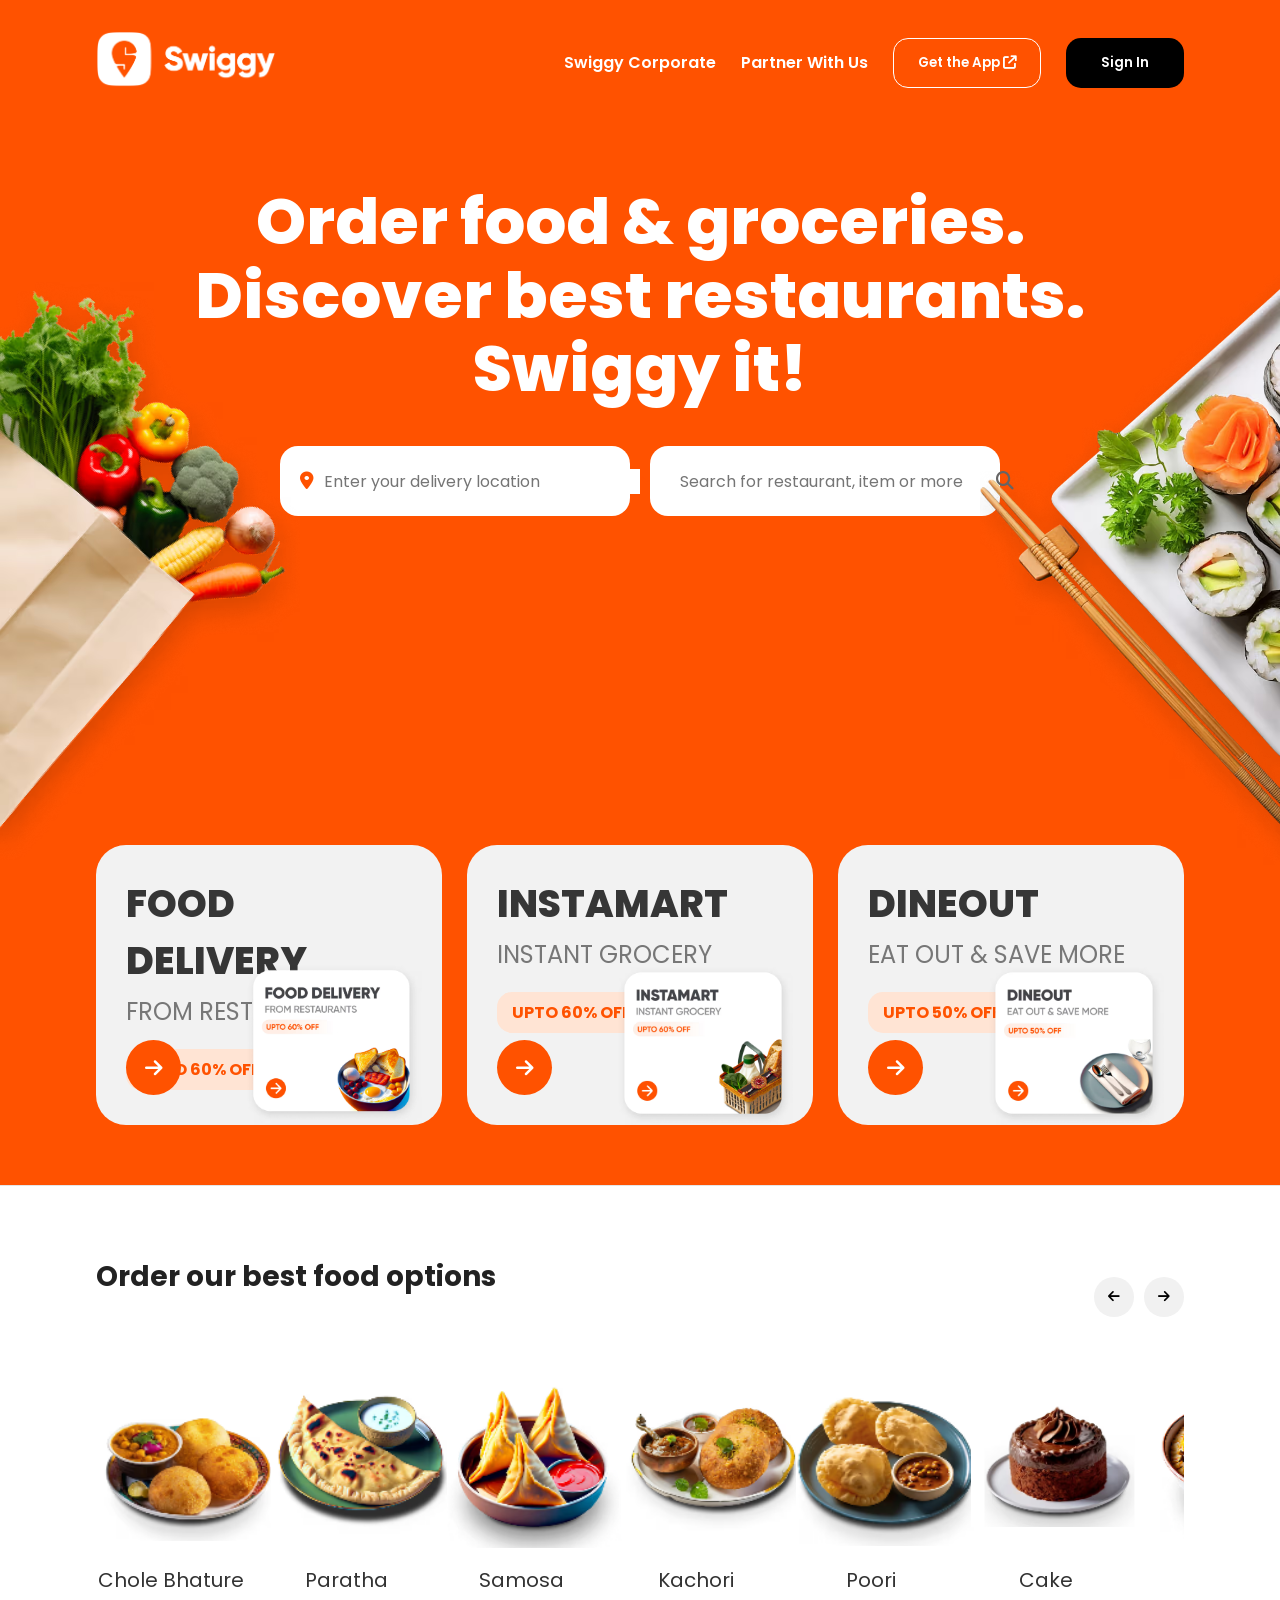
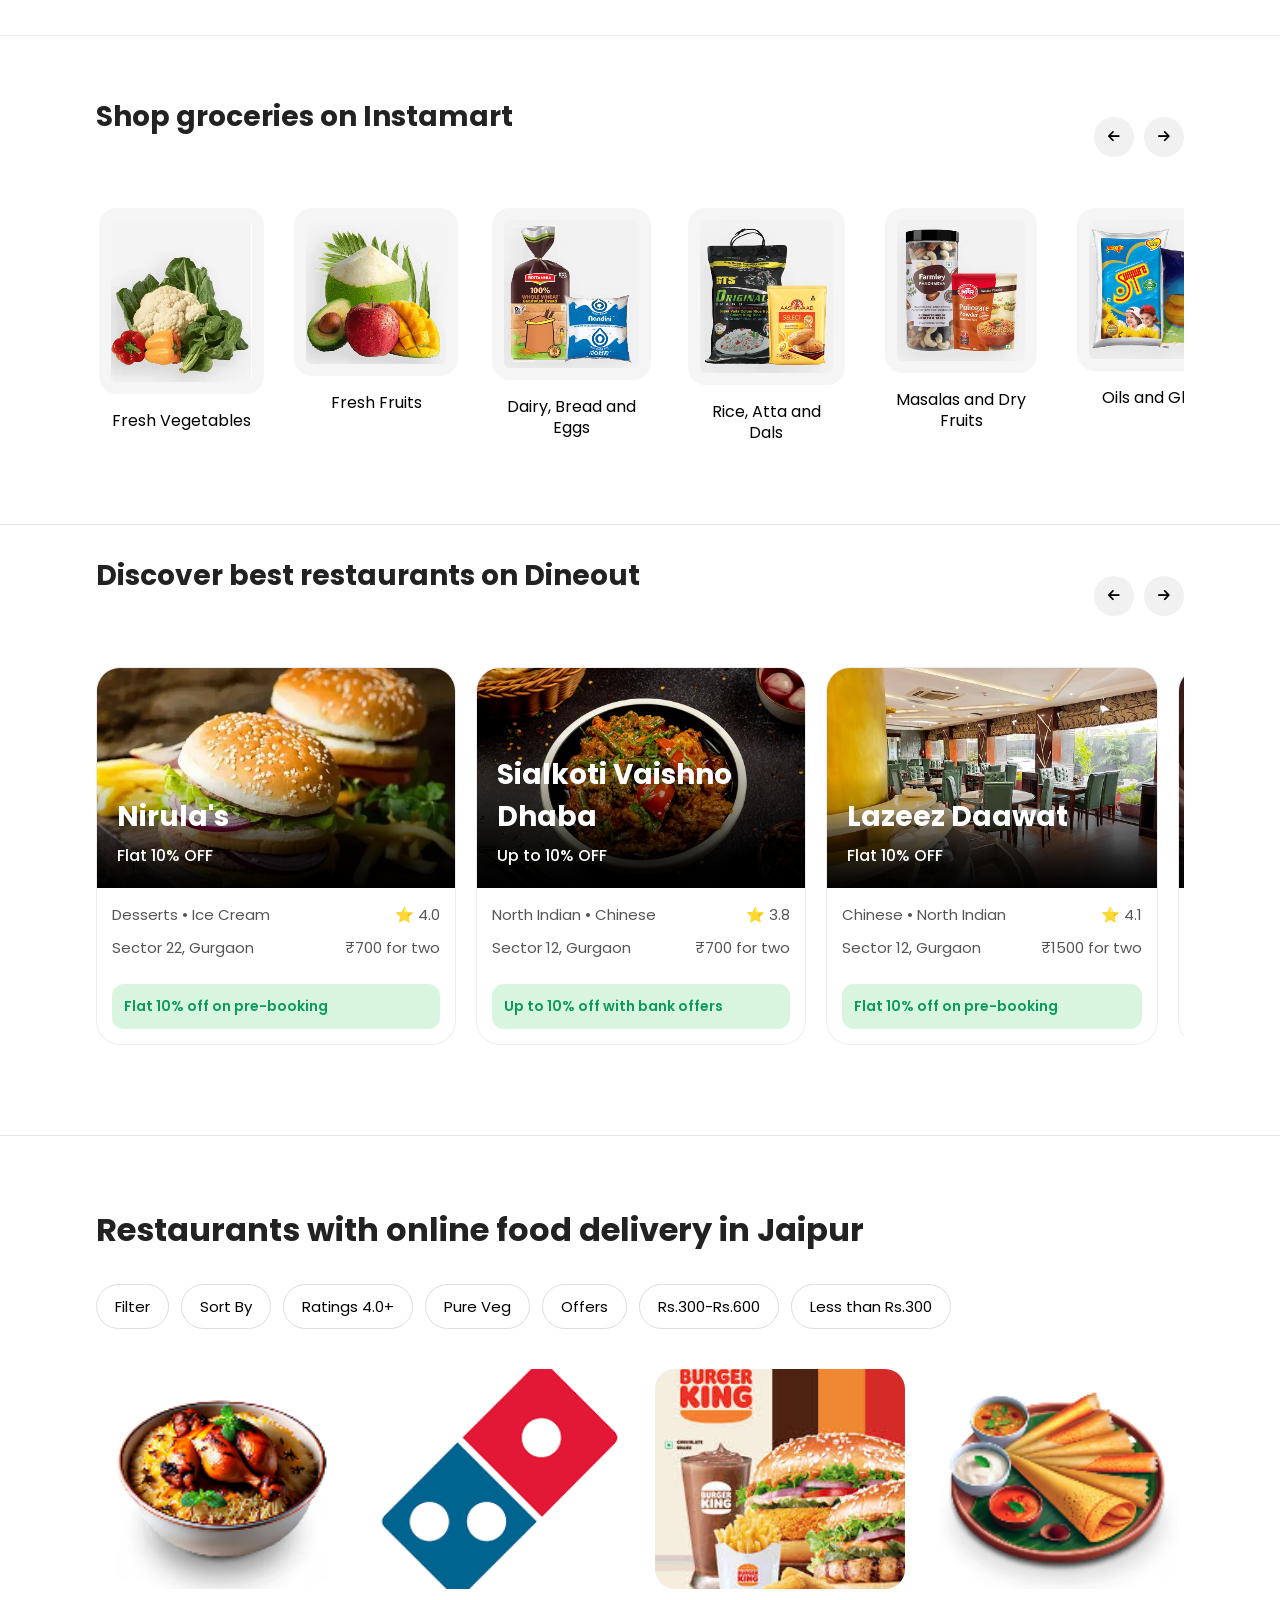
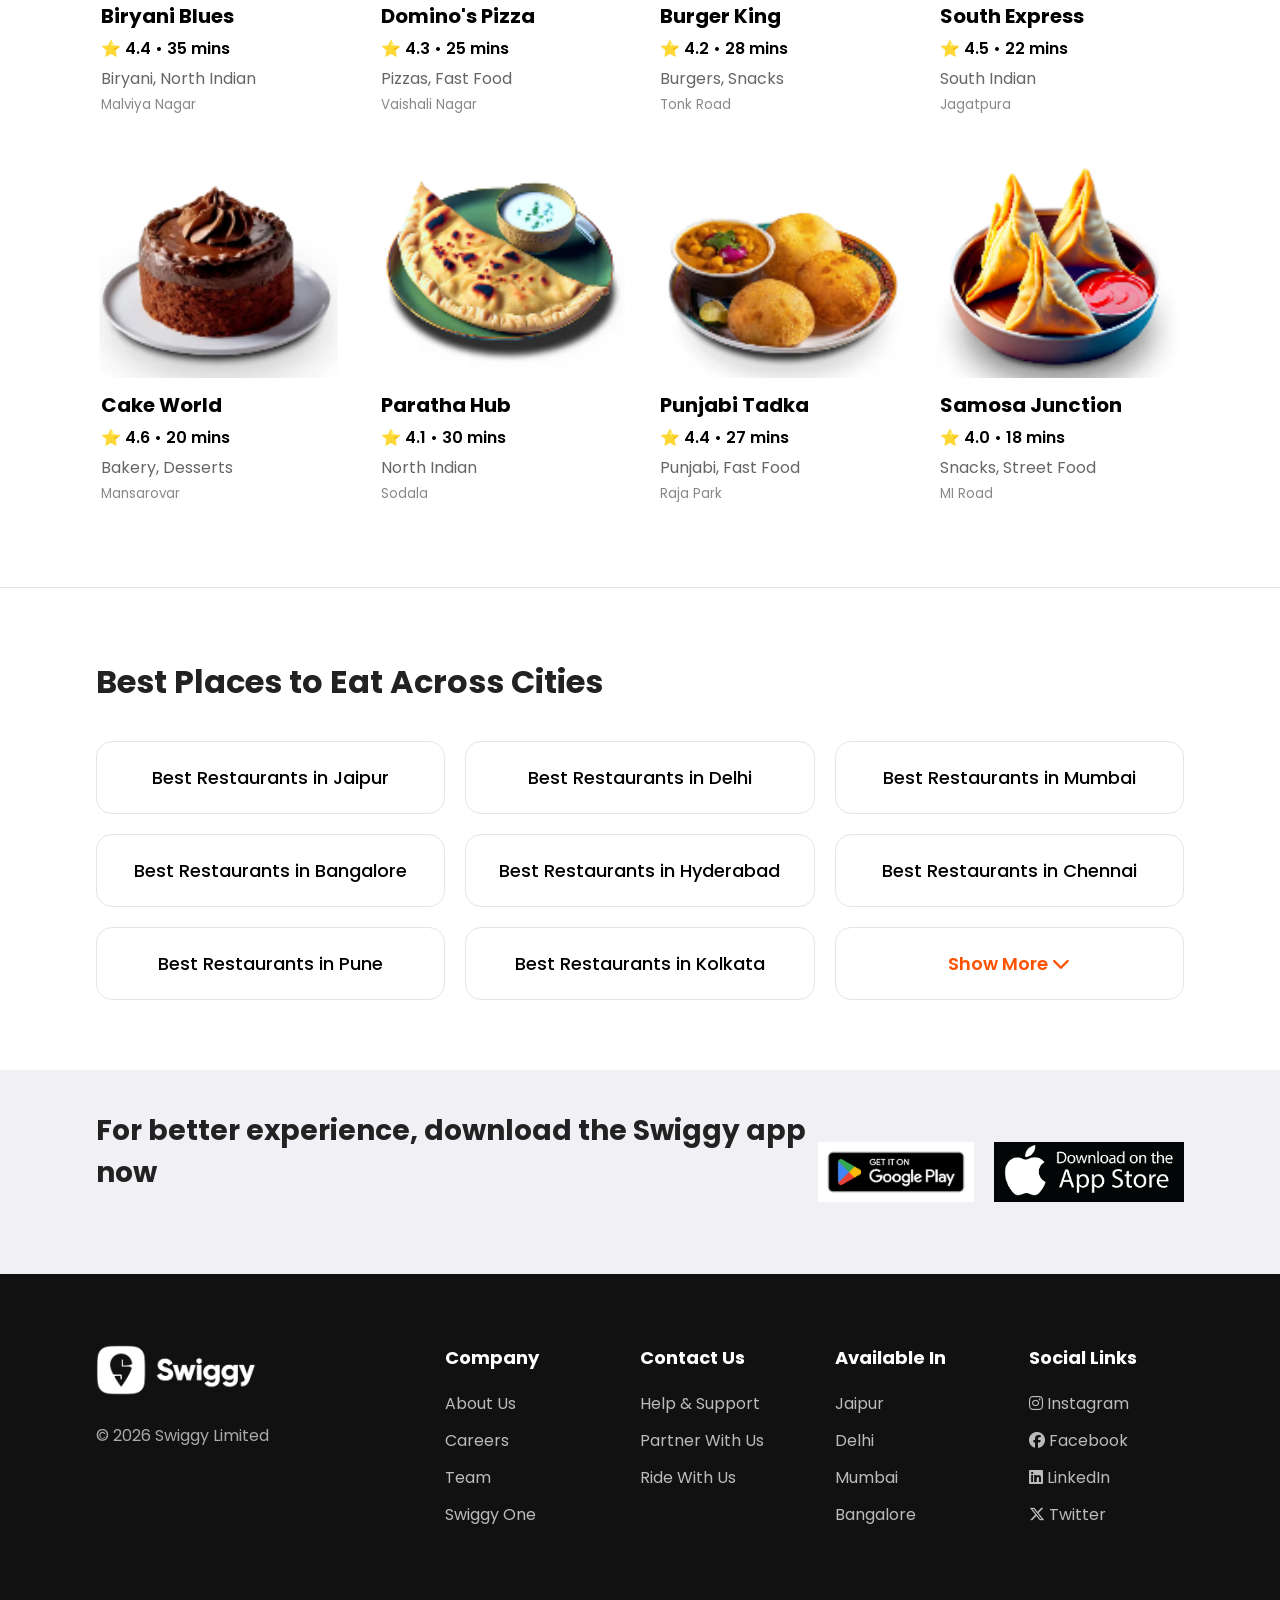
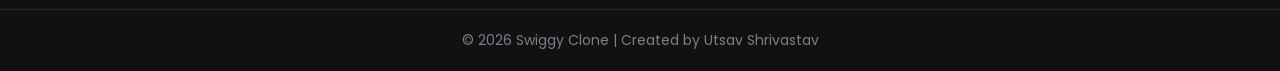
<file: Mini Projects/Swiggy-Landing-Page/index.html>
<!DOCTYPE html>
<html lang="en">

<head>
    <meta charset="UTF-8">
    <meta name="viewport" content="width=device-width, initial-scale=1.0">
    <link href="https://fonts.googleapis.com/css2?family=Poppins:wght@300;400;500;600;700;800&display=swap"
        rel="stylesheet">
    <title>Swiggy Landing Page</title>

    <link rel="stylesheet" href="./css/variables.css">
    <link rel="stylesheet" href="./css/style.css">
    <link rel="stylesheet" href="./css/responsive.css">

    <link rel="stylesheet" href="https://cdnjs.cloudflare.com/ajax/libs/font-awesome/6.5.1/css/all.min.css" />
</head>

<body>
    <header class="navbar">
        <div class="logo">
            <img src="./assets/logos/swiggy_logo_white.avif" alt="Swiggy">
        </div>
        <nav>
            <a href="#">Swiggy Corporate</a>
            <a href="#">Partner With Us</a>
            <button class="app-btn">
                Get the App
                <i class="fa-solid fa-arrow-up-right-from-square"></i>
            </button>
            <button class="signin-btn">
                Sign In
            </button>
        </nav>
    </header>
    <section class="hero">
        <img src="./assets/image/Veggies_new.avif" class="hero-left" alt="vegetables">
        <img src="./assets/image/Sushi_replace.avif" class="hero-right" alt="food">
        <div class="hero-content">
            <h1>
                Order food & groceries. Discover best restaurants.
                Swiggy it!
            </h1>
            <div class="search-box">
                <div class="location">
                    <i class="fa-solid fa-location-dot"></i>
                    <input type="text" placeholder="Enter your delivery location">
                    <i class="fa-solid fa-angle-down"></i>
                </div>
                <div class="search">
                    <input type="text" placeholder="Search for restaurant, item or more">
                    <i class="fa-solid fa-magnifying-glass"></i>
                </div>
            </div>
        </div>
    </section>
    <section class="services">
        <div class="service-card">
            <h2>FOOD DELIVERY</h2>

            <p>FROM RESTAURANTS</p>
            <span>UPTO 60% OFF</span>
            <img src="./assets/image/food delivery.avif" alt="food">
            <button>
                <i class="fa-solid fa-arrow-right"></i>
            </button>
        </div>
        <div class="service-card">
            <h2>INSTAMART</h2>
            <p>INSTANT GROCERY</p>
            <span>UPTO 60% OFF</span>
            <img src="./assets/image/instamart.avif" alt="instamart">
            <button>
                <i class="fa-solid fa-arrow-right"></i>
            </button>
        </div>
        <div class="service-card">
            <h2>DINEOUT</h2>
            <p>EAT OUT & SAVE MORE</p>
            <span>UPTO 50% OFF</span>
            <img src="./assets/image/dineout.avif" alt="dineout">
            <button>
                <i class="fa-solid fa-arrow-right"></i>
            </button>
        </div>
    </section>
    <section class="food-options-section">

        <div class="section-container">

            <div class="section-header">

                <h2>Order our best food options</h2>

                <div class="slider-buttons">

                    <button>
                        <i class="fa-solid fa-arrow-left"></i>
                    </button>

                    <button>
                        <i class="fa-solid fa-arrow-right"></i>
                    </button>

                </div>

            </div>

            <div class="food-options">

                <div class="food-item">
                    <img src="./assets/image/bhole chature.png">
                    <p>Chole Bhature</p>
                </div>

                <div class="food-item">
                    <img src="./assets/image/paratha.png">
                    <p>Paratha</p>
                </div>

                <div class="food-item">
                    <img src="./assets/image/samosa.png">
                    <p>Samosa</p>
                </div>

                <div class="food-item">
                    <img src="./assets/image/kachori.png">
                    <p>Kachori</p>
                </div>

                <div class="food-item">
                    <img src="./assets/image/poori.png">
                    <p>Poori</p>
                </div>

                <div class="food-item">
                    <img src="./assets/image/cake.png">
                    <p>Cake</p>
                </div>

                <div class="food-item">
                    <img src="./assets/image/chicki.png">
                    <p>Biryani</p>
                </div>

                <div class="food-item">
                    <img src="./assets/image/dosa.png">
                    <p>Dosa</p>
                </div>
            </div>
        </div>
    </section>
    <section class="instamart-section">

        <div class="section-container">

            <div class="section-header">

                <h2>Shop groceries on Instamart</h2>

                <div class="slider-buttons">

                    <button>
                        <i class="fa-solid fa-arrow-left"></i>
                    </button>

                    <button>
                        <i class="fa-solid fa-arrow-right"></i>
                    </button>

                </div>

            </div>

            <div class="instamart-items">

                <div class="instamart-card">
                    <img src="./assets/image/fresh vegetables.png">
                    <p>Fresh Vegetables</p>
                </div>

                <div class="instamart-card">
                    <img src="./assets/image/fruits.png">
                    <p>Fresh Fruits</p>
                </div>

                <div class="instamart-card">
                    <img src="./assets/image/dairy bread.png">
                    <p>Dairy, Bread and Eggs</p>
                </div>

                <div class="instamart-card">
                    <img src="./assets/image/chawal.png">
                    <p>Rice, Atta and Dals</p>
                </div>

                <div class="instamart-card">
                    <img src="./assets/image/masala dry fruits.png">
                    <p>Masalas and Dry Fruits</p>
                </div>

                <div class="instamart-card">
                    <img src="./assets/image/oils and gheeee.png">
                    <p>Oils and Ghee</p>
                </div>

                <div class="instamart-card">
                    <img src="./assets/image/munchies.png">
                    <p>Munchies</p>
                </div>

                <div class="instamart-card">
                    <img src="./assets/image/sweet tooth.png">
                    <p>Sweet Tooth</p>
                </div>
            </div>
        </div>
    </section>
    <section class="dineout-section">

        <div class="section-container">

            <div class="section-header">

                <h2>Discover best restaurants on Dineout</h2>

                <div class="slider-buttons">
                    <button><i class="fa-solid fa-arrow-left"></i></button>
                    <button><i class="fa-solid fa-arrow-right"></i></button>
                </div>

            </div>

            <div class="restaurant-cards">

                <!-- CARD 1 -->

                <div class="restaurant-card">

                    <div class="restaurant-image">
                        <img src="./assets/image/nirula.webp" alt="Nirula's">

                        <div class="restaurant-overlay">
                            <h3>Nirula's</h3>
                            <p>Flat 10% OFF</p>
                        </div>
                    </div>

                    <div class="restaurant-info">

                        <div class="restaurant-top">
                            <span>Desserts • Ice Cream</span>
                            <span>⭐ 4.0</span>
                        </div>

                        <div class="restaurant-bottom">
                            <span>Sector 22, Gurgaon</span>
                            <span>₹700 for two</span>
                        </div>

                    </div>

                    <div class="offer-tag">
                        Flat 10% off on pre-booking
                    </div>

                </div>
                <div class="restaurant-card">

                    <div class="restaurant-image">
                        <img src="./assets/image/sialkoti.webp" alt="Sialkoti">
                        <div class="restaurant-overlay">
                            <h3>Sialkoti Vaishno Dhaba</h3>
                            <p>Up to 10% OFF</p>
                        </div>
                    </div>
                    <div class="restaurant-info">

                        <div class="restaurant-top">
                            <span>North Indian • Chinese</span>
                            <span>⭐ 3.8</span>
                        </div>

                        <div class="restaurant-bottom">
                            <span>Sector 12, Gurgaon</span>
                            <span>₹700 for two</span>
                        </div>

                    </div>

                    <div class="offer-tag">
                        Up to 10% off with bank offers
                    </div>

                </div>
                <div class="restaurant-card">

                    <div class="restaurant-image">
                        <img src="./assets/image/lazeez dawat.webp" alt="Lazeez Daawat">

                        <div class="restaurant-overlay">
                            <h3>Lazeez Daawat</h3>
                            <p>Flat 10% OFF</p>
                        </div>
                    </div>

                    <div class="restaurant-info">

                        <div class="restaurant-top">
                            <span>Chinese • North Indian</span>
                            <span>⭐ 4.1</span>
                        </div>
                        <div class="restaurant-bottom">
                            <span>Sector 12, Gurgaon</span>
                            <span>₹1500 for two</span>
                        </div>
                    </div>
                    <div class="offer-tag">
                        Flat 10% off on pre-booking
                    </div>
                </div>
                <div class="restaurant-card">

                    <div class="restaurant-image">
                        <img src="./assets/image/cafe junction.webp" alt="Cafe">
                        <div class="restaurant-overlay">
                            <h3>Cafe Junction</h3>
                            <p>Flat 15% OFF</p>
                        </div>
                    </div>
                    <div class="restaurant-info">
                        <div class="restaurant-top">
                            <span>Cafe • Fast Food</span>
                            <span>⭐ 4.2</span>
                        </div>
                        <div class="restaurant-bottom">
                            <span>Sector 14, Gurgaon</span>
                            <span>₹800 for two</span>
                        </div>
                    </div>
                    <div class="offer-tag">
                        Flat 15% off on pre-booking
                    </div>
                </div>
                <div class="restaurant-card">

                    <div class="restaurant-image">
                        <img src="./assets/image/last res.webp" alt="Last Resort">

                        <div class="restaurant-overlay">
                            <h3>Last Resort</h3>
                            <p>Flat 25% OFF</p>
                        </div>
                    </div>

                    <div class="restaurant-info">

                        <div class="restaurant-top">
                            <span>North Indian • Finger Food</span>
                            <span>⭐ 4.3</span>
                        </div>

                        <div class="restaurant-bottom">
                            <span>Civil Lines, Gurgaon</span>
                            <span>₹1200 for two</span>
                        </div>

                    </div>

                    <div class="offer-tag">
                        Flat 25% off on pre-booking
                    </div>

                </div>

            </div>

        </div>

    </section>
    <section class="restaurant-delivery-section">

        <div class="section-container">

            <h2>Restaurants with online food delivery in Jaipur</h2>

            <div class="filter-chips">

                <button>Filter</button>
                <button>Sort By</button>
                <button>Ratings 4.0+</button>
                <button>Pure Veg</button>
                <button>Offers</button>
                <button>Rs.300-Rs.600</button>
                <button>Less than Rs.300</button>

            </div>

            <div class="restaurant-grid">

                <!-- CARD 1 -->

                <div class="delivery-card">

                    <img src="./assets/image/chicki.png">

                    <div class="delivery-content">

                        <h3>Biryani Blues</h3>

                        <p>⭐ 4.4 • 35 mins</p>

                        <span>Biryani, North Indian</span>

                        <small>Malviya Nagar</small>

                    </div>

                </div>

                <!-- CARD 2 -->

                <div class="delivery-card">

                    <img src="./assets/image/dominos.png" alt="Pizza">

                    <div class="delivery-content">

                        <h3>Domino's Pizza</h3>

                        <p>⭐ 4.3 • 25 mins</p>

                        <span>Pizzas, Fast Food</span>

                        <small>Vaishali Nagar</small>

                    </div>

                </div>

                <!-- CARD 3 -->

                <div class="delivery-card">

                    <img src="./assets/image/burgerking.jpg" alt="Burger">

                    <div class="delivery-content">

                        <h3>Burger King</h3>

                        <p>⭐ 4.2 • 28 mins</p>

                        <span>Burgers, Snacks</span>

                        <small>Tonk Road</small>

                    </div>

                </div>

                <!-- CARD 4 -->

                <div class="delivery-card">

                    <img src="./assets/image/dosa.png" alt="Dosa">

                    <div class="delivery-content">

                        <h3>South Express</h3>

                        <p>⭐ 4.5 • 22 mins</p>

                        <span>South Indian</span>

                        <small>Jagatpura</small>

                    </div>

                </div>

                <!-- CARD 5 -->

                <div class="delivery-card">

                    <img src="./assets/image/cake.png" alt="Cake">

                    <div class="delivery-content">

                        <h3>Cake World</h3>

                        <p>⭐ 4.6 • 20 mins</p>

                        <span>Bakery, Desserts</span>

                        <small>Mansarovar</small>

                    </div>

                </div>

                <!-- CARD 6 -->

                <div class="delivery-card">

                    <img src="./assets/image/paratha.png" alt="Paratha">

                    <div class="delivery-content">

                        <h3>Paratha Hub</h3>

                        <p>⭐ 4.1 • 30 mins</p>

                        <span>North Indian</span>

                        <small>Sodala</small>

                    </div>

                </div>

                <!-- CARD 7 -->

                <div class="delivery-card">

                    <img src="./assets/image/bhole chature.png" alt="Chole Bhature">

                    <div class="delivery-content">

                        <h3>Punjabi Tadka</h3>

                        <p>⭐ 4.4 • 27 mins</p>

                        <span>Punjabi, Fast Food</span>

                        <small>Raja Park</small>

                    </div>

                </div>

                <!-- CARD 8 -->

                <div class="delivery-card">

                    <img src="./assets/image/samosa.png" alt="Samosa">

                    <div class="delivery-content">

                        <h3>Samosa Junction</h3>

                        <p>⭐ 4.0 • 18 mins</p>

                        <span>Snacks, Street Food</span>

                        <small>MI Road</small>

                    </div>

                </div>

            </div>

        </div>

    </section>
    <section class="cities-section">

        <div class="section-container">

            <h2>Best Places to Eat Across Cities</h2>

            <div class="city-grid">

                <div class="city-box">Best Restaurants in Jaipur</div>

                <div class="city-box">Best Restaurants in Delhi</div>

                <div class="city-box">Best Restaurants in Mumbai</div>

                <div class="city-box">Best Restaurants in Bangalore</div>

                <div class="city-box">Best Restaurants in Hyderabad</div>

                <div class="city-box">Best Restaurants in Chennai</div>

                <div class="city-box">Best Restaurants in Pune</div>

                <div class="city-box">Best Restaurants in Kolkata</div>

                <div class="city-box show-more">
                    Show More
                    <i class="fa-solid fa-chevron-down"></i>
                </div>

            </div>

        </div>

    </section>
    <section class="download-app">

        <div class="section-container">

            <h2>For better experience, download the Swiggy app now</h2>

            <div class="app-buttons">

                <img src="./assets/image/googleplay.png" alt="Google Play">

                <img src="./assets/image/app store.png" alt="App Store">

            </div>

        </div>

    </section>
    <footer class="footer">

        <div class="section-container">

            <div class="footer-top">

                <div class="footer-brand">

                    <img src="./assets/logos/swiggy_logo_white.avif" alt="Swiggy">

                    <p>© 2026 Swiggy Limited</p>

                </div>

                <div class="footer-column">

                    <h4>Company</h4>

                    <a href="#">About Us</a>
                    <a href="#">Careers</a>
                    <a href="#">Team</a>
                    <a href="#">Swiggy One</a>

                </div>

                <div class="footer-column">

                    <h4>Contact Us</h4>

                    <a href="#">Help & Support</a>
                    <a href="#">Partner With Us</a>
                    <a href="#">Ride With Us</a>

                </div>

                <div class="footer-column">

                    <h4>Available In</h4>

                    <a href="#">Jaipur</a>
                    <a href="#">Delhi</a>
                    <a href="#">Mumbai</a>
                    <a href="#">Bangalore</a>

                </div>

                <div class="footer-column">

                    <h4>Social Links</h4>

                    <a href="#"><i class="fa-brands fa-instagram"></i> Instagram</a>
                    <a href="#"><i class="fa-brands fa-facebook"></i> Facebook</a>
                    <a href="#"><i class="fa-brands fa-linkedin"></i> LinkedIn</a>
                    <a href="#"><i class="fa-brands fa-x-twitter"></i> Twitter</a>

                </div>

            </div>

        </div>
        <div class="footer-bottom">
            © 2026 Swiggy Clone | Created by Utsav Shrivastav
        </div>

    </footer>
</body>

</html>
</file>
<file: Major Projects/Student Attendance Page/css/style.css>
* {
    margin: 0;
    padding: 0;
    box-sizing: border-box;
}
:root {
    --primary: #2563eb;
    --success: #16a34a;
    --danger: #dc2626;
    --warning: #f59e0b;
    --dark: #1e293b;
    --gray: #64748b;
    --light: #f8fafc;
    --border: #e2e8f0;
}
body {
    font-family: "Segoe UI", sans-serif;
    background: #f1f5f9;
    min-height: 100vh;
    padding: 25px;
    color: var(--dark);
}
.container {
    max-width: 1600px;
    margin: auto;
}

.header {
    background: white;
    border-radius: 16px;
    padding: 25px 30px;
    margin-bottom: 25px;

    display: flex;
    justify-content: space-between;
    align-items: center;

    box-shadow: 0 5px 15px rgba(0,0,0,0.06);
}
.header h1 {
    font-size: 2rem;
    margin-bottom: 6px;
}
.header p {
    color: var(--gray);
}
.dashboard {
    display: grid;
    grid-template-columns: repeat(4,1fr);
    gap: 20px;
    margin-bottom: 25px;
}
.card {
    background: white;
    border-radius: 16px;
    padding: 25px;
    text-align: center;
    box-shadow: 0 5px 15px rgba(0,0,0,0.05);
}
.card h3 {
    font-size: 16px;
    color: var(--gray);
    margin-bottom: 10px;
}
.card p {
    font-size: 36px;
    font-weight: bold;
}
.total-card {
    border-left: 6px solid var(--primary);
}
.present-card {
    border-left: 6px solid var(--success);
}
.absent-card {
    border-left: 6px solid var(--danger);
}
.percentage-card {
    border-left: 6px solid var(--warning);
}
.control-panel {
    background: white;
    padding: 25px;
    border-radius: 16px;
    margin-bottom: 25px;
    display: grid;
    grid-template-columns: 220px 1fr auto auto;
    gap: 15px;
    box-shadow: 0 5px 15px rgba(0,0,0,0.05);
}
.input-group {
    display: flex;
    flex-direction: column;
    gap: 8px;
}
.input-group label {
    font-size: 14px;
    font-weight: 600;
}
.input-group input,
.form-group input,
.form-group select {
    width: 100%;
    height: 50px;
    border: 1px solid var(--border);
    border-radius: 10px;
    padding: 12px;
    font-size: 15px;
}
.btn {
    border: none;
    border-radius: 10px;
    cursor: pointer;
    font-size: 15px;
    font-weight: 600;
    padding: 14px 22px;
    color: white;
    transition: 0.25s;
}
.btn:hover {
    transform: translateY(-2px);
}
.add-btn {
    background: var(--success);
}
.save-btn {
    background: var(--primary);
}
.cancel-btn {
    background: var(--gray);
}
.table-section {
    background: white;
    border-radius: 16px;
    overflow: hidden;
    box-shadow: 0 5px 15px rgba(0,0,0,0.05);
}
table {
    width: 100%;
    border-collapse: collapse;
}
thead {
    background: var(--dark);
    color: white;
}
th {
    padding: 18px;
    font-size: 15px;
}
td {
    padding: 16px;
    text-align: center;
    border-bottom: 1px solid #eee;
}
tbody tr:hover {
    background: #f8fafc;
}
.status-present {
    background: #dcfce7;
    color: #15803d;
    padding: 8px 14px;
    border-radius: 50px;
    font-weight: 600;
}
.status-absent {
    background: #fee2e2;
    color: #b91c1c;
    padding: 8px 14px;
    border-radius: 50px;
    font-weight: 600;
}
.action-group {
    display: flex;
    gap: 8px;
    justify-content: center;
    flex-wrap: wrap;
}
.mark-btn {
    background: var(--primary);
    color: white;
}
.edit-btn {
    background: var(--warning);
    color: white;
}
.delete-btn {
    background: var(--danger);
    color: white;
}
.small-btn {
    border: none;
    border-radius: 8px;
    padding: 8px 14px;
    cursor: pointer;
    font-size: 13px;
    font-weight: 600;
}
.modal {
    position: fixed;
    inset: 0;
    background: rgba(0,0,0,0.55);
    display: none;
    align-items: center;
    justify-content: center;
    z-index: 999;
}
.modal.active {
    display: flex;
}
.modal-content {
    width: 100%;
    max-width: 600px;
    background: white;
    border-radius: 18px;
    overflow: hidden;
}
.modal-header {
    padding: 20px 25px;
    background: var(--dark);
    color: white;
    display: flex;
    justify-content: space-between;
    align-items: center;
}
.close-modal {
    border: none;
    background: transparent;
    color: white;
    font-size: 30px;
    cursor: pointer;
}
.modal-body {
    padding: 25px;
}
.form-group {
    margin-bottom: 18px;
}
.form-group label {
    display: block;
    margin-bottom: 8px;
    font-weight: 600;
}
.modal-footer {
    padding: 20px 25px;
    display: flex;
    justify-content: flex-end;
    gap: 10px;
    border-top: 1px solid #eee;
}
@media(max-width:1200px){
    .dashboard{
        grid-template-columns: repeat(2,1fr);
    }
    .control-panel{
        grid-template-columns: 1fr;
    }
}
@media(max-width:700px){
    body{
        padding:15px;
    }
    .dashboard{
        grid-template-columns:1fr;
    }
    .header h1{
        font-size:1.5rem;
    }
    table{
        min-width:1200px;
    }
}
.theme-toggle {
    border: none;
    background: #1e293b;
    color: white;
    padding: 14px 22px;
    border-radius: 50px;
    cursor: pointer;
    display: flex;
    align-items: center;
    gap: 10px;
    font-weight: 600;
    transition: all 0.35s ease;
}
.theme-toggle:hover {
    transform: translateY(-2px);
}
.theme-toggle i {
    transition: transform 0.5s ease;
}
.theme-toggle.rotate i {
    transform: rotate(360deg);
}
body,
.header,
.card,
.control-panel,
.table-section,
.modal-content,
input,
select,
button {
    transition: all 0.35s ease;
}
/* ===========================
   DARK MODE
=========================== */
body.dark-mode {
    background: #0f172a;
    color: #f8fafc;
}
body.dark-mode .header,
body.dark-mode .card,
body.dark-mode .control-panel,
body.dark-mode .table-section,
body.dark-mode .modal-content {
    background: #1e293b;
    color: white;
}
body.dark-mode .header p {
    color: #cbd5e1;
}
body.dark-mode th {
    background: #020617;
}
body.dark-mode td {
    border-bottom: 1px solid #334155;
}
body.dark-mode tbody tr:hover {
    background: #334155;
}
body.dark-mode input,
body.dark-mode select {
    background: #334155;
    color: white;
    border: 1px solid #475569;
}
body.dark-mode .theme-toggle {
    background: #f8fafc;
    color: #0f172a;
}
</file>
<file: Mini Projects/Flipkart-Clone/style.css>
*{
    margin:0;
    padding:0;
    box-sizing:border-box;
    font-family:Arial, Helvetica, sans-serif;
}

body{
    background:#f1f3f6;
}

header{
    background:white;
    width:100%;
    padding:12px 24px;
}

/* TOP HEADER */

.top-header{
    display:flex;
    justify-content:space-between;
    align-items:center;
}

.left-section{
    display:flex;
    gap:15px;
}

.logo-box{
    background:#ffe500;
    padding:12px 35px;
    border-radius:10px;
    font-weight:600;

    display:flex;
    align-items:center;
    gap:10px;
}

.travel-box{
    background:#f4f4f4;
    padding:12px 25px;
    border-radius:10px;

    display:flex;
    align-items:center;
    gap:10px;
}

.right-section{
    display:flex;
    gap:25px;
}

.location,
.coin{
    display:flex;
    align-items:center;
    gap:8px;
}

/* SEARCH AREA */

.search-row{
    margin-top:18px;
    display:flex;
    align-items:center;
    gap:20px;
}

.search-box{
    flex:1;

    border:2px solid #2874f0;
    border-radius:12px;

    padding:12px 18px;

    display:flex;
    align-items:center;
    gap:12px;

    background:white;
}

.search-box input{
    width:100%;
    border:none;
    outline:none;
    font-size:16px;
}

.header-icons{
    display:flex;
    gap:30px;
}

.header-icons div{
    display:flex;
    align-items:center;
    gap:8px;
    cursor:pointer;
}
.container{
    width:95%;
    max-width:1400px;
    margin:auto;
}
.category-nav{
    margin-top:20px;
    padding-top:15px;

    border-top:1px solid #e5e5e5;
    border-bottom:1px solid #e5e5e5;

    display:flex;
    justify-content:space-between;
    align-items:center;

    overflow-x:auto;
}

.category{
    min-width:70px;

    display:flex;
    flex-direction:column;
    align-items:center;
    gap:8px;

    padding:10px 0;
    cursor:pointer;

    font-size:14px;
}

.category i{
    font-size:20px;
}

.active{
    color:#2874f0;
    border-bottom:3px solid #2874f0;
}
.top-selection{
    margin-top:20px;

    background:#f4511e;

    border-radius:15px;

    padding:15px;
}
.section-header h2{
    color:white;
    font-size:24px;
    font-weight:600;
}
.section-header{
    display:flex;
    justify-content:space-between;
    align-items:center;

    margin-bottom:15px;
}

.arrow-btn{
    width:45px;
    height:45px;

    background:white;

    border-radius:50%;

    display:flex;
    justify-content:center;
    align-items:center;

    cursor:pointer;
}

.arrow-btn i{
    color:#f4511e;
}
.product-row{
    display:flex;
    gap:15px;
}
.product-card{
    flex:1;

    background:white;

    border-radius:12px;

    padding:15px;

    text-align:center;

    transition:0.3s;
}
.product-card img{
    width:100%;
    height:180px;
    object-fit:contain;
}
.product-card h4{
    margin-top:12px;

    font-size:18px;
}

.product-card p{
    margin-top:5px;

    color:#444;
}
.product-card{
    transition:0.3s;
}

.product-card:hover{
    transform:translateY(-5px);
    box-shadow:0 4px 12px rgba(0,0,0,0.15);
}
.brands-section{
    margin-top:25px;
    background:white;
    padding:20px;
    border-radius:12px;
}

.brands-section h2{
    font-size:28px;
    margin-bottom:20px;
}

.brands-grid{
    display:flex;
    gap:20px;
}

.brand-card{
    flex:1;
    border-radius:12px;
    overflow:hidden;
    background:#fafafa;
}

.brand-card img{
    width:100%;
    height:280px;
    object-fit:cover;
}

.brand-card h3{
    padding:10px 15px 5px;
}

.brand-card p{
    padding:0 15px 15px;
    color:#444;
}
.suggested-section{
    margin-top:25px;
    background:white;
    padding:20px;
    border-radius:12px;
}

.suggested-header{
    display:flex;
    justify-content:space-between;
    align-items:center;
    margin-bottom:20px;
}

.suggested-grid{
    display:flex;
    gap:15px;
}

.suggested-card{
    flex:1;
    border:1px solid #eee;
    border-radius:10px;
    padding:10px;
}

.suggested-card img{
    width:100%;
    height:220px;
    object-fit:cover;
    border-radius:8px;
}

.suggested-card h4{
    margin-top:10px;
    font-size:15px;
}

.suggested-card p{
    margin-top:5px;
    font-weight:600;
}

.suggested-card del{
    color:gray;
    margin-right:5px;
}
.offer-section{
    margin-top:25px;

    display:grid;
    grid-template-columns:repeat(3,1fr);

    gap:20px;
}

.offer-card{
    background:white;

    border-radius:12px;

    overflow:hidden;

    transition:0.3s;
}

.offer-card:hover{
    transform:translateY(-5px);
    box-shadow:0 5px 15px rgba(0,0,0,0.15);
}

.offer-card img{
    width:100%;
    height:260px;

    object-fit:cover;
}

.offer-content{
    padding:15px;
}

.offer-content h3{
    color:#e65100;
    margin-bottom:8px;
}

.offer-content p{
    color:#555;
}
.download-app{
    margin-top:30px;

    background:white;

    border-radius:12px;

    padding:30px;

    display:flex;
    justify-content:space-between;
    align-items:center;
}

.download-left h2{
    font-size:32px;
    margin-bottom:10px;
}

.download-left p{
    color:#666;
    margin-bottom:20px;
}

.app-form{
    display:flex;
    gap:10px;
}

.app-form input{
    width:280px;

    padding:12px;

    border:1px solid #ddd;

    border-radius:8px;
}

.app-form button{
    border:none;

    background:#2874f0;

    color:white;

    padding:12px 20px;

    border-radius:8px;

    cursor:pointer;
}

.download-right img{
    width:140px;
}
.footer{
    margin-top:40px;

    background:#172337;

    color:white;
}

.footer-top{
    display:grid;
    grid-template-columns:repeat(5,1fr);

    gap:30px;

    padding:40px 30px;
}

.footer-column h4{
    color:#878787;

    margin-bottom:15px;

    font-size:13px;
}

.footer-column a{
    display:block;

    color:white;

    text-decoration:none;

    margin-bottom:8px;

    font-size:14px;
}

.footer-column p{
    font-size:14px;
    line-height:1.7;
}

.footer-bottom{
    border-top:1px solid #454d5e;

    padding:20px;

    display:flex;
    justify-content:space-around;
    align-items:center;

    flex-wrap:wrap;
}

.footer-bottom span{
    display:flex;
    align-items:center;
    gap:8px;
}
</file>
<file: Mini Projects/Grow-Mutual-Fund-Clone/style.css>
html{
    scroll-behavior:smooth;
}
*{
    margin:0;
    padding:0;
    box-sizing:border-box;
}

body{
    font-family: 'Inter', Helvetica, sans-serif;
    margin:0;
    background:#ffffff;
}

.navbar{
    height:80px;
    display:flex;
    justify-content:space-between;
    align-items:center;

    max-width:1200px;
    margin:auto;

    border-bottom:1px solid #eaeaea;

    position:sticky;
    top:0;

    background:white;

    z-index:1000;
}
.logo{
    height: 40px;
    width: auto;
}
.nav-left{
    display:flex;
    align-items:center;
    gap:40px;
}

.nav-left nav{
    display:flex;
    gap:30px;
}

.nav-left a{
    text-decoration:none;
    color:#44475b;
    font-size:15px;
    font-weight:500;
}

.nav-right{
    display:flex;
    align-items:center;
    gap:20px;
}

.nav-right input{
    width:320px;
    height:44px;

    border:1px solid #e5e5e5;
    border-radius:8px;

    padding-left:16px;

    font-size:14px;
}

.nav-right button{
    height:44px;
    cursor:pointer;
    padding:0 24px;

    border:none;
    border-radius:8px;

    background:#00d09c;
    color:white;
    font-weight:600;
}
.container{
    width:100%;
    max-width:1200px;
    margin:0 auto;
}
.nav-left a:hover{
    color:#00d09c;
}
.hero{
    display:flex;
    justify-content:space-between;
    gap:60px;
    padding-top:25px;
}

.hero-left h1{
    margin-top:18px;
    font-size:28px;
    font-weight:600;
    color:#44475b;
    line-height:1.4;
    max-width:620px;
}
.hero-right{
    width:330px;
    flex:none;

    position:sticky;
    top:110px;
    height:fit-content;
}

.fund-logo{
    width:40px;
    height:40px;
    object-fit:contain;
}

.fund-tags{
    display:flex;
    gap:12px;
    padding:6px 14px;
    font-size:13px;
    margin-top:20px;
}

.fund-tags span{
    padding:6px 14px;
    font-size:13px;
    border:1px solid #e5e5e5;
    border-radius:20px;
    color:#44475b;
}
.returns{
    margin-top:30px;

    display:flex;
    align-items:center;

    gap:15px;
}

.returns h2{
    color:#00d09c;
    font-size:32px;
    font-weight:700;
}

.returns span{
    color:#7c7e8c;
}

.daily-return{
    margin-top:10px;

    color:#00d09c;

    font-weight:600;
}

.invest-card{
    border:1px solid #e5e5e5;
    border-radius:12px;
    padding:35px 25px;
    text-align:center;
    min-height:180px;
}

.invest-card h3{
    color:#44475b;

    margin-bottom:15px;
}

.invest-card p{
    color:#7c7e8c;

    margin-bottom:25px;
}

.invest-card button{
    width:100%;

    height:48px;

    border:none;

    border-radius:8px;

    background:#00d09c;

    color:white;

    font-weight:600;

    cursor:pointer;
}
.fund-stats{
    display:flex;
    gap:45px;
    justify-content:flex-start;

    margin-top:40px;

    padding-bottom:40px;

    border-bottom:1px solid #f0f0f0;
}

.stat-box{
    display:flex;
    flex-direction:column;
    gap:10px;
}

.stat-box p{
    color:#7c7e8c;
    font-size:14px;
}

.stat-box h4{
    font-size:18px;
    font-weight:600;
}

.invest-icon{
    width:90px;
    height:auto;
    margin-bottom:20px;
}
.graph-container{
    margin-top:35px;
}

.graph-image{
    width:100%;
    display:block;
}
.return-calculator{
    margin-top:50px;
    padding-bottom:30px;
}

.return-calculator h2{
    font-size:28px;
    font-weight:600;
    color:#44475b;
}
.calculator-tabs{
    display:flex;
    gap:15px;

    margin-top:25px;
}

.calculator-tabs button{
    height:44px;
    padding:0 24px;

    border:1px solid #e5e5e5;
    border-radius:25px;

    background:white;

    font-size:15px;
    font-weight:500;

    color:#44475b;

    cursor:pointer;
}

.active-tab{
    background:#00d09c !important;
    color:white !important;
    border-color:#00d09c !important;
}
.calculator-content{
    margin-top:40px;
    display:flex;
    gap:80px;
}

.input-block label{
    display:block;
    color:#7c7e8c;
    font-size:14px;
    margin-bottom:6px;
}

.input-block h3{
    font-size:36px;
    font-weight:600;
    color:#44475b;
}
.slider{
    width:260px;
    margin-top:25px;

    appearance:none;
    height:4px;

    background:#00d09c;
    border-radius:20px;
}

.slider::-webkit-slider-thumb{
    appearance:none;

    width:18px;
    height:18px;

    border-radius:50%;

    background:#00d09c;

    cursor:pointer;
}
.result-section{
    margin-top:40px;
    display:flex;
    align-items:flex-start;
    gap:80px;
}

.result-left{
    display:flex;
    flex-direction:column;
    gap:18px;
}

.result-item p{
    color:#7c7e8c;
    font-size:14px;
}

.result-item h4{
    margin-top:6px;
    font-size:22px;
    font-weight:600;
    color:#44475b;
}
.donut-placeholder{
    width:160px;
    height:160px;
    border-radius:50%;

    background:
        conic-gradient(
            #00d09c 0deg 190deg,
            #e3f8f2 190deg 360deg
        );

    position:relative;
}
.donut-placeholder::after{
    content:"";

    position:absolute;

    width:105px;
    height:105px;

    background:white;
    border-radius:50%;

    top:50%;
    left:50%;

    transform:translate(-50%,-50%);
}
.chart-legend{
    margin-top:12px;
}

.legend-item{
    display:flex;
    align-items:center;
    gap:10px;
    margin-bottom:10px;
}

.green-dot,
.light-dot{
    width:12px;
    height:12px;
    border-radius:50%;
}

.green-dot{
    background:#00d09c;
}

.light-dot{
    background:#c7f4e8;
}
.result-right{
    display:flex;
    flex-direction:column;
    align-items:center;
}
.fund-details{
    margin-top:15px;
    padding-top:20px;
    border-top:1px solid #f0f0f0;
}

.fund-details h2{
    font-size:28px;
    font-weight:600;
    color:#44475b;
}
.legend-item p{
    font-size:14px;
    color:#44475b;
}
.fund-details{
    margin-top:25px;
    padding-top:25px;
    border-top:1px solid #f0f0f0;
}

.fund-details h2{
    font-size:32px;
    font-weight:600;
    color:#44475b;
}

.about-card{
    margin-top:30px;

    border:1px solid #eaeaea;
    border-radius:12px;

    padding:30px;

    background:#fff;
}

.about-card p{
    color:#44475b;
    font-size:16px;
    line-height:1.8;
}
.fund-managers{
    margin-top:60px;
}

.fund-managers h2{
    font-size:32px;
    font-weight:600;
    color:#44475b;
}

.manager-card{
    margin-top:30px;

    display:flex;
    align-items:center;
    gap:20px;

    padding:24px;

    border:1px solid #eaeaea;
    border-radius:12px;

    background:#fff;
}

.manager-avatar{
    width:64px;
    height:64px;

    border-radius:50%;

    background:#00d09c;
    color:white;

    display:flex;
    align-items:center;
    justify-content:center;

    font-size:24px;
    font-weight:700;
}

.manager-info h3{
    font-size:20px;
    color:#44475b;
    margin-bottom:6px;
}

.manager-info p{
    color:#7c7e8c;
    font-size:14px;
}
.fund-overview{
    margin-top:60px;
}

.fund-overview h2{
    font-size:32px;
    font-weight:600;
    color:#44475b;
}

.overview-grid{
    margin-top:30px;

    display:grid;

    grid-template-columns:repeat(3,1fr);

    gap:20px;
}

.overview-item{
    border:1px solid #eaeaea;
    border-radius:12px;

    padding:24px;

    background:#fff;
}

.overview-item p{
    font-size:14px;
    color:#7c7e8c;

    margin-bottom:10px;
}

.overview-item h4{
    font-size:18px;
    font-weight:600;
    color:#44475b;
}
.top-holdings{
    margin-top:60px;
}

.top-holdings h2{
    font-size:32px;
    font-weight:600;
    color:#44475b;
}

.holdings-card{
    margin-top:30px;

    border:1px solid #eaeaea;
    border-radius:12px;

    overflow:hidden;
}

.holding-row{
    display:flex;
    justify-content:space-between;
    align-items:center;

    padding:20px 24px;

    border-bottom:1px solid #f2f2f2;
}

.holding-row:last-child{
    border-bottom:none;
}

.holding-row span:first-child{
    color:#44475b;
    font-weight:500;
}

.holding-row span:last-child{
    color:#00d09c;
    font-weight:600;
}
.fund-performance{
    margin-top:60px;
}

.fund-performance h2{
    font-size:32px;
    font-weight:600;
    color:#44475b;
}

.performance-grid{
    margin-top:30px;

    display:grid;

    grid-template-columns:repeat(4,1fr);

    gap:20px;
}

.performance-card{
    padding:24px;

    border:1px solid #eaeaea;
    border-radius:12px;

    background:#fff;
}

.performance-card p{
    color:#7c7e8c;
    font-size:14px;
    margin-bottom:12px;
}

.performance-card h3{
    color:#00d09c;
    font-size:28px;
    font-weight:700;
}
.faq-section{
    margin-top:60px;
    padding-bottom:80px;
}

.faq-section h2{
    font-size:32px;
    font-weight:600;
    color:#44475b;
}

.faq-container{
    margin-top:30px;
}

.faq-item{
    border:1px solid #eaeaea;
    border-radius:12px;

    margin-bottom:16px;

    padding:20px 24px;

    background:#fff;
}

.faq-item summary{
    cursor:pointer;

    font-size:18px;
    font-weight:600;

    color:#44475b;

    list-style:none;
}

.faq-item summary::-webkit-details-marker{
    display:none;
}

.faq-item p{
    margin-top:16px;

    color:#7c7e8c;

    line-height:1.7;

    font-size:15px;
}
.footer{
    margin-top:30px;

    background:#fafafa;

    border-top:1px solid #eaeaea;
}

.footer-container{
    max-width:1200px;

    margin:auto;

    padding:50px 0;

    display:flex;
    justify-content:space-between;

    gap:60px;
}

.footer-brand{
    max-width:300px;
}

.footer-brand img{
    height:40px;
    margin-bottom:20px;
}

.footer-brand p{
    color:#7c7e8c;
    line-height:1.7;
    font-size:14px;
}

.footer-links{
    display:flex;
    gap:80px;
}

.footer-column{
    display:flex;
    flex-direction:column;
}

.footer-column h4{
    margin-bottom:25px;
    transition:0.3s;
    color:#44475b;
}

.footer-column a{
    text-decoration:none;

    color:#7c7e8c;

    margin-bottom:12px;

    font-size:14px;
}

.footer-column a:hover{
    color:#00d09c;
}

.footer-bottom{
    text-align:center;

    padding:20px;

    border-top:1px solid #eaeaea;

    color:#7c7e8c;

    font-size:14px;
}
.overview-card:hover,
.manager-card:hover,
.faq-item:hover{
    transform:translateY(-2px);
    transition:0.3s;
    box-shadow:0 4px 12px rgba(0,0,0,0.05);
}
.faq-item{
    cursor:pointer;
    transition:0.3s;
}

.faq-item:hover{
    border-color:#00d09c;
}
section{
    margin-bottom:70px;
}
.nav-right input:focus{
    outline:none;
    border-color:#00d09c;
}
.holding-percent{
    color:#00d09c;
    font-weight:600;
}
</file>
<file: Mini Projects/MakeMyTrip-Clone/style.css>
*{
    margin:0;
    padding:0;
    box-sizing:border-box;
}

body{
    font-family: Arial, Helvetica, sans-serif;
    background:#f2f2f2;
    padding-top:80px;
}

.container{
    width:100%;
    max-width:1200px;
    margin:0 auto;
}
.navbar{
    height:80px;

    display:flex;
    justify-content:space-between;
    align-items:center;

    padding:0 40px;
    position:fixed;
    top:0;
    width:100%;
    z-index:1000;
    background:#2f343d;
}

.logo{
    height:36px;
}

.nav-center{
    display:flex;
    gap:35px;
}

.nav-item h4{
    color:white;
    font-size:13px;
    font-weight:600;
}

.nav-item p{
    color:#d1d1d1;
    font-size:11px;
    margin-top:3px;
}

.nav-right{
    display:flex;
    align-items:center;
    gap:20px;
}

.login-btn{
    border:none;
    border-radius:6px;

    padding:12px 18px;

    background:#008cff;
    color:white;

    font-weight:600;

    cursor:pointer;
}

.currency{
    color:white;
    font-size:14px;
}

.hero{
    height:760px;

    background:
    linear-gradient(
        to bottom,
        rgba(0,0,0,0.35),
        rgba(0,0,0,0.10)
    ),
    url("./assets/images/travel image.jpg");

    background-size:cover;
    background-position:center;

    position:relative;
}

.service-card{
    width:1150px;

    background:white;

    border-radius:18px;

    position:absolute;

    top:25px;
    left:50%;

    transform:translateX(-50%);

    display:flex;
    justify-content:space-around;
    align-items:center;

    padding:25px;

    box-shadow:0 4px 20px rgba(0,0,0,0.1);
}

.service-item{
    display:flex;
    flex-direction:column;
    align-items:center;
    transition: 0.3s;

    gap:10px;

    cursor:pointer;
}
.service-item:hover{
    color:#008cff;
}
.service-item p{
    font-size:28px;
}

.service-item span{
    font-size:14px;
    font-weight:500;
}

.active-service{
    color:#008cff;
}
.search-box{
    width:1150px;

    background:white;

    position:absolute;

    top:150px;
    left:50%;

    transform:translateX(-50%);

    border-radius:18px;

    padding:25px;

    box-shadow:0 4px 20px rgba(0,0,0,0.1);
}

.trip-types{
    display:flex;
    gap:30px;

    margin-bottom:25px;
}

.trip-types label{
    font-size:14px;
    font-weight:600;
}

.flight-search{
    display:flex;
    position:relative;
    border:1px solid #e6e6e6;

    border-radius:12px;

    overflow:hidden;
}
.swap-btn{
    position:absolute;
    box-shadow:0 2px 8px rgba(0,0,0,.12);
    left:19%;
    top:50%;

    transform:translate(-50%,-50%);

    width:42px;
    height:42px;

    border-radius:50%;

    background:white;

    border:1px solid #d8d8d8;

    display:flex;
    justify-content:center;
    align-items:center;

    font-size:20px;
    font-weight:700;

    color:#008cff;

    cursor:pointer;

    z-index:10;
}
.search-item{
    flex:1;

    padding:20px;

    border-right:1px solid #e6e6e6;
}

.search-item:last-child{
    border-right:none;
}

.search-item p{
    font-size:13px;
    color:#666;
}

.search-item h2{
    margin-top:8px;

    font-size:32px;
    color:#000;
}

.search-item span{
    display:block;
    margin-top:6px;

    color:#777;
    font-size:13px;
}
.special-fares{
    margin-top:25px;

    display:flex;
    align-items:center;

    gap:25px;
}
.offer-card{
    transition:0.3s;
}

.offer-card:hover{
    transform:translateY(-4px);
    box-shadow:0 10px 25px rgba(0,0,0,.12);
}
.special-fares h4{
    font-size:13px;
    font-weight:700;
}

.fare-tags{
    display:flex;
    gap:12px;
}

.fare-tag{
    padding:10px 18px;

    border:1px solid #e5e5e5;
    border-radius:8px;

    font-size:13px;
    font-weight:500;

    cursor:pointer;

    background:white;
}

.active-fare{
    border-color:#008cff;
    color:#008cff;
}
.search-btn{
    position:absolute;

    left:50%;
    bottom:-28px;

    transform:translateX(-50%);

    width:280px;
    height:64px;

    border:none;
    border-radius:30px;

    background:linear-gradient(
        90deg,
        #008cff,
        #0066ff
    );

    color:white;

    font-size:28px;
    font-weight:700;

    cursor:pointer;

    box-shadow:0 8px 20px rgba(0,140,255,0.35);
}
.explore-section{
    margin-top:-40px;

    position:relative;
    z-index:5;
}

.explore-bar{
    width:900px;

    margin:0 auto;

    background:white;

    border-radius:40px;

    padding:18px 25px;

    display:flex;
    justify-content:space-evenly;
    align-items:center;

    box-shadow:0 4px 20px rgba(0,0,0,0.1);
}

.explore-item{
    font-size:14px;
    font-weight:500;

    cursor:pointer;
}
.offers-section{
    padding:80px 0;
}

.offers-container{
    width:1200px;
    margin:auto;

    background:white;

    border-radius:18px;

    padding:30px;

    box-shadow:0 4px 20px rgba(0,0,0,0.08);
}

.offers-header{
    display:flex;
    justify-content:space-between;
    align-items:center;

    margin-bottom:30px;
}

.offers-header h2{
    font-size:42px;
    font-weight:700;
}

.offer-tabs{
    display:flex;
    gap:25px;
}

.offer-tabs span{
    cursor:pointer;
    font-size:15px;
    color:#444;
}

.active-tab{
    color:#008cff;
    font-weight:700;

    border-bottom:3px solid #008cff;

    padding-bottom:6px;
}

.offers-grid{
    display:grid;

    grid-template-columns:
    repeat(2,1fr);

    gap:25px;
}

.offer-card{
    display:flex;

    border:1px solid #ececec;

    border-radius:14px;

    overflow:hidden;

    background:white;
}

.offer-card img{
    width:180px;
    height:180px;

    object-fit:cover;
}

.offer-content{
    padding:20px;
}

.offer-content small{
    color:#777;
    font-size:12px;
}

.offer-content h3{
    margin-top:10px;
    font-size:24px;
}

.offer-content p{
    margin-top:12px;
    color:#666;
}

.offer-content a{
    display:inline-block;

    margin-top:20px;

    text-decoration:none;

    color:#008cff;

    font-weight:700;
}
.price-protection{

    margin-top:20px;

    padding:15px 20px;

    border:1px solid #ececec;

    border-radius:10px;

    display:flex;
    align-items:center;

    gap:10px;

    font-size:14px;
}
.airlines-section{
    padding-bottom:40px;
}

.airlines-container{

    width:1200px;
    margin:auto;

    background:white;

    padding:30px;

    border-radius:18px;

    box-shadow:0 4px 20px rgba(0,0,0,.08);
}

.airlines-container h2{
    font-size:22px;
    font-weight:700;
    margin-bottom:25px;
}

.airlines-grid{

    display:flex;

    gap:25px;
}

.airline-card{

    flex:1;

    position:relative;

    overflow:hidden;

    border-radius:20px;

    cursor:pointer;
}

.airline-card img{

    width:100%;
    height:220px;

    object-fit:cover;

    display:block;
}

.airline-card h3{

    position:absolute;

    left:25px;
    bottom:25px;

    color:white;

    font-size:32px;
}
.hotels-section{

    padding-bottom:40px;
}

.hotels-container{

    width:1200px;

    margin:auto;

    background:#eaf3ff;

    border-radius:18px;

    padding:35px;

    display:flex;

    justify-content:space-between;

    align-items:center;
}

.hotel-left{

    width:220px;
}

.hotel-left h2{
    font-size:20px;
    line-height:1.4;
    font-weight:700;
}

.hotel-right{

    display:flex;

    gap:15px;
}

.hotel-brand{
    width:170px;
    height:110px;

    background:white;

    border-radius:12px;

    display:flex;
    justify-content:center;
    align-items:center;

    font-weight:700;

    box-shadow:0 4px 10px rgba(0,0,0,.08);
}
.info-section{
    padding-bottom:40px;
}

.info-container{

    width:1200px;
    margin:auto;

    display:flex;
    gap:20px;
}

.info-card{

    flex:1;

    background:white;

    padding:25px;

    border-radius:14px;

    display:flex;
    align-items:center;

    gap:15px;

    box-shadow:0 4px 12px rgba(0,0,0,.06);
}

.info-icon{
    font-size:32px;
}

.info-card p{
    font-size:14px;
    color:#555;
    line-height:1.5;
}
.download-section{
    padding-bottom:40px;
}

.download-container{

    width:1200px;

    margin:auto;

    background:white;

    border-radius:18px;

    padding:35px;

    display:flex;

    justify-content:space-between;
    align-items:center;

    box-shadow:0 4px 20px rgba(0,0,0,.08);
}

.download-left h2{
    font-size:34px;
    margin-bottom:12px;
}

.download-left p{
    color:#666;
    margin-bottom:25px;
}

.mobile-box{
    display:flex;
}

.mobile-box span{

    padding:14px 18px;

    border:1px solid #ddd;

    border-right:none;

    border-radius:8px 0 0 8px;
}

.mobile-box input{

    width:250px;

    border:1px solid #ddd;

    padding:14px;
}

.mobile-box button{

    border:none;

    background:#008cff;

    color:white;

    padding:14px 24px;

    border-radius:0 8px 8px 0;

    cursor:pointer;
}

.download-right img{

    width:140px;
}
.collections-section{
    padding-bottom:40px;
}

.collections-container{

    width:1200px;
    margin:auto;

    background:white;

    padding:30px;

    border-radius:18px;

    box-shadow:0 4px 20px rgba(0,0,0,.08);
}

.collections-container h2{

    font-size:24px;
    margin-bottom:25px;
}

.collections-grid{

    display:grid;

    grid-template-columns:
    repeat(4,1fr);

    gap:20px;
}

.collection-card{

    position:relative;

    overflow:hidden;

    border-radius:15px;

    cursor:pointer;
}

.collection-card img{

    width:100%;
    height:220px;

    object-fit:cover;

    display:block;
}

.collection-card h3{

    position:absolute;

    left:20px;
    bottom:20px;

    color:white;

    font-size:22px;

    font-weight:700;
}
.about-section{
    padding-bottom:40px;
}

.about-container{

    width:1200px;

    margin:auto;

    display:grid;

    grid-template-columns:
    repeat(3,1fr);

    gap:20px;
}

.about-box{

    background:white;

    padding:25px;

    border-radius:15px;

    box-shadow:0 4px 15px rgba(0,0,0,.06);
}

.about-box h3{

    margin-bottom:15px;

    font-size:18px;
}

.about-box p{

    color:#666;

    line-height:1.7;

    font-size:14px;
}
.footer{

    background:#2f343d;

    padding:30px 0;
}

.footer-container{

    width:1200px;

    margin:auto;

    display:flex;

    justify-content:space-between;
    align-items:center;
}

.footer-social{

    display:flex;
    gap:20px;

    color:white;
}

.footer-copy{

    color:#d8d8d8;
    font-size:14px;
}
.mmt-info{

    background:#e7e7e7;

    padding:50px 0;
}

.mmt-info-container{

    width:1200px;

    margin:auto;

    display:grid;

    grid-template-columns:
    repeat(3,1fr);

    gap:40px;
}

.info-block h3{

    font-size:13px;

    font-weight:700;

    margin-bottom:15px;

    color:#000;
}

.info-block p{

    font-size:13px;

    color:#4a4a4a;

    line-height:1.8;
}
</file>
<file: Mini Projects/Swiggy-Landing-Page/css/variables.css>
:root{
    --primary-color:#ff5200;
    --secondary-color:#fc8019;
    --white:#ffffff;
    --black:#000000;
    --dark:#1d1d1d;
    --gray:#f2f2f2;
    --text-gray:#686b78;
    --border-radius:18px;
    --transition:0.3s ease;
}
</file>
<file: Mini Projects/Swiggy-Landing-Page/css/style.css>
*{
    margin:0;
    padding:0;
    box-sizing:border-box;
    font-family:'Poppins', sans-serif;
}
html{
    scroll-behavior:smooth;
}
body{
    background:var(--primary-color);
}



/* NAVBAR */

.navbar{
    width:85%;
    margin:auto;
    display:flex;
    justify-content:space-between;
    align-items:center;
    padding:30px 0;
}

.logo img{
    width:180px;
}

nav{
    display:flex;
    align-items:center;
    gap:25px;
}

nav a{
    color:white;
    text-decoration:none;
    font-size:16px;
    font-weight:600;
}

.app-btn{
    background:none;
    color:white;
    border:1px solid white;
    padding:14px 24px;
    border-radius:15px;
    cursor:pointer;
    font-weight:600;
}

.signin-btn{
    background:black;
    color:white;
    border:none;
    padding:15px 35px;
    border-radius:15px;
    cursor:pointer;
    font-weight:600;
}



/* HERO */

.hero{
    position:relative;
    min-height:620px;
}

.hero-left{
    position:absolute;
    left:0;
    top:80px;
    width:300px;
}

.hero-right{
    position:absolute;
    right:0;
    top:80px;
    width:300px;
}

.hero-content{
    width:70%;
    margin:auto;
    text-align:center;
    color:white;
}

.hero-content h1{
    font-size:64px;
    line-height:1.15;
    margin-top:60px;
    font-weight:800;
    max-width:900px;
    margin-left:auto;
    margin-right:auto;
}



/* SEARCH */

.search-box{
    margin-top:40px;
    display:flex;
    gap:20px;
    justify-content:center;
}

.location,
.search{
    background:white;
    width:350px;
    height:70px;
    border-radius:18px;
    display:flex;
    align-items:center;
    justify-content:space-between;
    padding:0 20px;
}

.location input,
.search input{
    border:none;
    outline:none;
    flex:1;
    margin-left:10px;
    font-size:16px;
}



/* SERVICES */

.services{
    width:85%;
    margin:40px auto 0;
    display:flex;
    gap:25px;
    justify-content:center;
    padding-bottom:60px;
}

.service-card{
    flex:1;
    background:#f2f2f2;
    border-radius:30px;
    padding:30px;
    position:relative;
    min-height:280px;
    transition:.3s ease;
    overflow:hidden;
}

.service-card:hover{
    transform:translateY(-6px);
    box-shadow:0 12px 25px rgba(0,0,0,.12);
}

.service-card h2{
    color:#363636;
    font-size:38px;
    font-weight:800;
}

.service-card p{
    color:#777;
    font-size:24px;
    margin-top:5px;
}

.service-card span{
    display:inline-block;
    margin-top:20px;
    background:#ffe4d4;
    color:#ff5200;
    padding:8px 15px;
    border-radius:15px;
    font-weight:700;
}

.service-card img{
    position:absolute;
    right:20px;
    bottom:0;
    width:180px;
}

.service-card button{
    position:absolute;
    left:30px;
    bottom:30px;
    width:55px;
    height:55px;
    border:none;
    border-radius:50%;
    background:var(--primary-color);
    color:white;
    font-size:20px;
    cursor:pointer;
}
.location i,
.search i{
    color:#ff5200;
    font-size:18px;
}

.search i:last-child{
    color:#666;
}
/* FOOD OPTIONS */

.food-options-section{
    background:white;
    padding:70px 0 40px;
    border-top:1px solid #ececec;
}

.section-container{
    width:85%;
    margin:auto;
}

.section-container h2{
    font-size:28px;
    font-weight:700;
    color:#222;
    margin-bottom:40px;
}

.food-options{
    display:flex;
    gap:25px;
    overflow-x:auto;
    scrollbar-width:none;
}

.food-options::-webkit-scrollbar{
    display:none;
}

.food-item{
    min-width:150px;
    text-align:center;
    cursor:pointer;
}

.food-item img{
    width:180px;
    height:180px;
    object-fit:contain;
    transition:.3s;
}

.food-item:hover img{
    transform:scale(1.08);
}

.food-item p{
    margin-top:10px;
    font-size:20px;
    color:#333;
}
.section-header{
    display:flex;
    justify-content:space-between;
    align-items:center;
    margin-bottom:30px;
}

.slider-buttons{
    display:flex;
    gap:10px;
}

.slider-buttons button{
    width:40px;
    height:40px;
    border:none;
    border-radius:50%;
    background:#f1f1f1;
    cursor:pointer;
}
/* INSTAMART */

.instamart-section{
    background:#fff;
    padding:60px 0 80px;
}

.instamart-items{
    display:flex;
    gap:25px;
    overflow-x:auto;
    scrollbar-width:none;
}

.instamart-items::-webkit-scrollbar{
    display:none;
}

.instamart-card{
    min-width:170px;
    text-align:center;
    cursor:pointer;
}

.instamart-card img{
    background:#f5f5f5;
    border-radius:18px;
    padding:12px;
}

.instamart-card:hover img{
    transform:scale(1.08);
}

.instamart-card p{
    margin-top:10px;
    font-size:16px;
    line-height:1.3;
    max-width:140px;
    margin-left:auto;
    margin-right:auto;
}
.food-options-section{
    background:white;
    padding:70px 0 40px;
    border-top:1px solid #ececec;
    border-bottom:1px solid #ececec;
}
/* DINEOUT */

.dineout-section{
    background:white;
    padding:30px 0 80px;
}

.restaurant-cards{
    display:flex;
    gap:24px;
    overflow-x:auto;
    scrollbar-width:none;
    padding-bottom:10px;
}

.restaurant-cards::-webkit-scrollbar{
    display:none;
}


.restaurant-card{
    min-width:360px;
    max-width:360px;
    background:#fff;
    border-radius:20px;
    overflow:hidden;
    border:1px solid #ececec;
    transition:.3s ease;
}

.restaurant-image{
    position:relative;
    height:220px;
}

.restaurant-image img{
    width:100%;
    height:100%;
    object-fit:cover;
}

.restaurant-image::after{
    content:'';
    position:absolute;
    left:0;
    bottom:0;
    width:100%;
    height:90px;
    background:linear-gradient(
        transparent,
        rgba(0,0,0,.85)
    );
}

.restaurant-image img{
    width:100%;
    height:220px;
    object-fit:cover;
}

.restaurant-overlay{
    position:absolute;
    left:15px;
    bottom:15px;
    z-index:2;
    color:white;
}

.restaurant-overlay h3{
    font-size:28px;
    font-weight:700;
}

.restaurant-overlay p{
    font-size:15px;
    font-weight:500;
}

.restaurant-info{
    padding:15px 18px;
}

.restaurant-top,
.restaurant-bottom{
    display:flex;
    justify-content:space-between;
    align-items:center;
    margin-bottom:10px;
    font-size:15px;
}

.offer-tag{
    margin:0 15px 15px;
    background:#dff7e8;
    color:#0d8f4c;
    padding:10px;
    border-radius:10px;
    font-size:14px;
}
.restaurant-image::after{
    content:'';
    position:absolute;
    left:0;
    bottom:0;
    width:100%;
    height:80px;
    background:linear-gradient(
        transparent,
        rgba(0,0,0,.8)
    );
}
.restaurant-overlay h3{
    font-size:24px;
    margin-bottom:3px;
}

.restaurant-overlay p{
    font-size:14px;
    font-weight:500;
}
.restaurant-cards{
    display:flex;
    gap:20px;
    overflow-x:auto;
    scrollbar-width:none;
}

.restaurant-cards::-webkit-scrollbar{
    display:none;
}

.restaurant-card{
    min-width:330px;
    background:#fff;
    border-radius:24px;
    overflow:hidden;
    border:1px solid #ececec;
    flex-shrink:0;
    transition:.3s ease;
}

.restaurant-card:hover{
    transform:translateY(-6px);
}

.restaurant-image{
    position:relative;
    height:220px;
}

.restaurant-image img{
    width:100%;
    height:100%;
    object-fit:cover;
}

.restaurant-overlay{
    position:absolute;
    bottom:0;
    left:0;
    width:100%;
    padding:20px;
    background:linear-gradient(
        transparent,
        rgba(0,0,0,0.9)
    );
    color:white;
}

.restaurant-overlay h3{
    font-size:28px;
    margin-bottom:5px;
}

.restaurant-overlay p{
    font-size:16px;
}

.restaurant-info{
    padding:15px;
}

.restaurant-top,
.restaurant-bottom{
    display:flex;
    justify-content:space-between;
    margin-bottom:10px;
    color:#555;
}

.offer-tag{
    margin:0 15px 15px;
    background:#d7f5df;
    color:#0a9b5c;
    padding:12px;
    border-radius:12px;
    font-weight:600;
}
.restaurant-delivery-section{
    background:#fff;
    padding:70px 0;
}

.restaurant-delivery-section h2{
    font-size:32px;
    color:#222;
    margin-bottom:30px;
}

.filter-chips{
    display:flex;
    gap:12px;
    flex-wrap:wrap;
    margin-bottom:40px;
}

.filter-chips button{
    background:white;
    border:1px solid #ddd;
    padding:10px 18px;
    border-radius:30px;
    cursor:pointer;
    font-size:15px;
    transition:.3s;
}

.filter-chips button:hover{
    background:#f2f2f2;
}

.restaurant-grid{
    display:grid;
    grid-template-columns:repeat(4,1fr);
    gap:30px;
}

.delivery-card{
    cursor:pointer;
    transition:.3s ease;
}

.delivery-card:hover{
    transform:scale(0.98);
     transform:translateY(-6px);
}

.delivery-card img{
    width:100%;
    height:220px;
    object-fit:cover;
    border-radius:20px;
    display:block;
}

.delivery-card{
    overflow:hidden;
}

.delivery-content{
    padding:12px 4px;
}

.delivery-content{
    padding:12px 5px;
}

.delivery-content h3{
    font-size:20px;
    margin-bottom:5px;
}

.delivery-content p{
    font-weight:600;
    margin-bottom:5px;
}

.delivery-content span{
    display:block;
    color:#666;
}

.delivery-content small{
    color:#888;
}
.restaurant-grid{
    display:grid;
    grid-template-columns:repeat(4,1fr);
    gap:30px;
}
.cities-section{
    background:#fff;
    padding:70px 0;
}

.cities-section h2{
    font-size:32px;
    margin-bottom:35px;
    color:#222;
}

.city-grid{
    display:grid;
    grid-template-columns:repeat(3,1fr);
    gap:20px;
}

.city-box{
    border:1px solid #e5e5e5;
    border-radius:16px;
    padding:22px;
    text-align:center;
    font-size:18px;
    font-weight:500;
    cursor:pointer;
    transition:.3s;
}

.city-box:hover{
    box-shadow:0 4px 12px rgba(0,0,0,.08);
}

.show-more{
    color:#ff5200;
    font-weight:600;
}

.footer{
    background:#111;
    color:white;
    padding:70px 0 0;
}

.footer-top{
    display:grid;
    grid-template-columns:2fr 1fr 1fr 1fr 1fr;
    gap:40px;
    padding-bottom:40px;
}

.footer-brand img{
    width:160px;
    margin-bottom:20px;
}

.footer-brand p{
    color:#aaa;
}

.footer-column{
    display:flex;
    flex-direction:column;
}

.footer-column h4{
    margin-bottom:20px;
    font-size:18px;
}

.footer-column a{
    color:#bbb;
    text-decoration:none;
    margin-bottom:12px;
    transition:.3s;
}

.footer-column a:hover{
    color:white;
}
.download-app{
    background:#f0f0f5;
    padding:40px 0;
}

.download-app .section-container{
    display:flex;
    justify-content:space-between;
    align-items:center;
}

.download-app h2{
    font-size:28px;
    color:#222;
}

.app-buttons{
    display:flex;
    gap:20px;
}

.app-buttons img{
    height:60px;
}
.food-options-section,
.grocery-section,
.dineout-section,
.restaurant-delivery-section,
.cities-section{
    border-top:1px solid #e5e5e5;
}
.city-box:hover,
.delivery-card:hover,
.restaurant-card:hover{
    box-shadow:0 8px 20px rgba(0,0,0,0.08);
}

.footer-bottom{
    text-align:center;
    padding:20px 0;
    border-top:1px solid rgba(255,255,255,0.1);
    color:#7c7e8c;
    font-size:14px;
    margin-top:30px;
}
</file>
<file: Mini Projects/Swiggy-Landing-Page/css/responsive.css>
@media(max-width:1200px){

.hero-content{
    width:80%;
}

.hero-content h1{
    font-size:45px;
}

.services{
    flex-wrap:wrap;
}

}

@media(max-width:768px){

.navbar{
    flex-direction:column;
    gap:20px;
}

.search-box{
    flex-direction:column;
    align-items:center;
}

.location,
.search{
    width:100%;
}

.hero-content h1{
    font-size:34px;
}

.services{
    flex-direction:column;
}

.hero-left,
.hero-right{
    display:none;
}

}
@media(max-width:1200px){

    .restaurant-grid{
        grid-template-columns:repeat(3,1fr);
    }

}

@media(max-width:768px){

    .restaurant-grid{
        grid-template-columns:repeat(1,1fr);
    }

}
@media (max-width:1200px){

    .restaurant-grid{
        grid-template-columns:repeat(3,1fr);
    }

    .city-grid{
        grid-template-columns:repeat(2,1fr);
    }

}
@media (max-width:768px){

    .navbar{
        flex-direction:column;
        gap:20px;
    }

    nav{
        flex-wrap:wrap;
        justify-content:center;
    }

    .hero-content h1{
        font-size:38px;
    }

    .services{
        flex-direction:column;
    }

    .restaurant-grid{
        grid-template-columns:1fr;
    }

    .city-grid{
        grid-template-columns:1fr;
    }

    .footer-top{
        grid-template-columns:1fr;
    }

}
</file>
